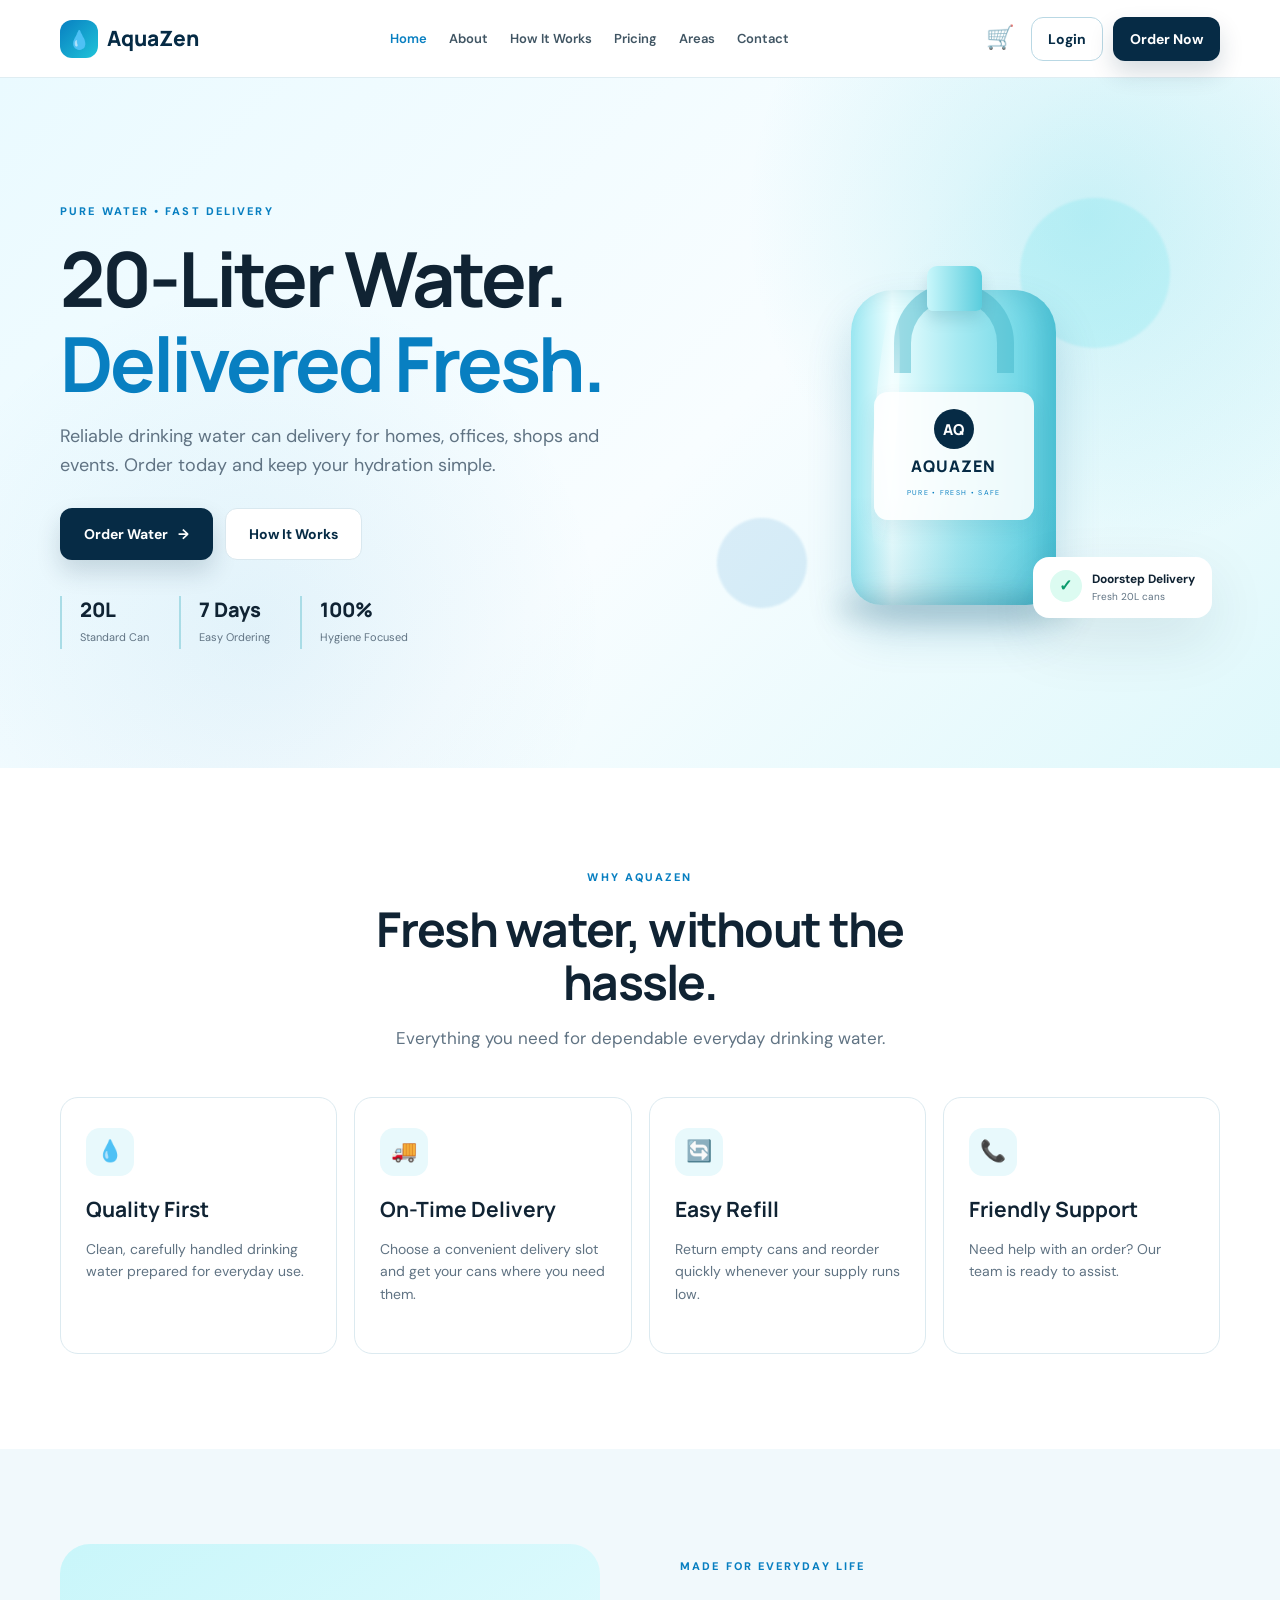
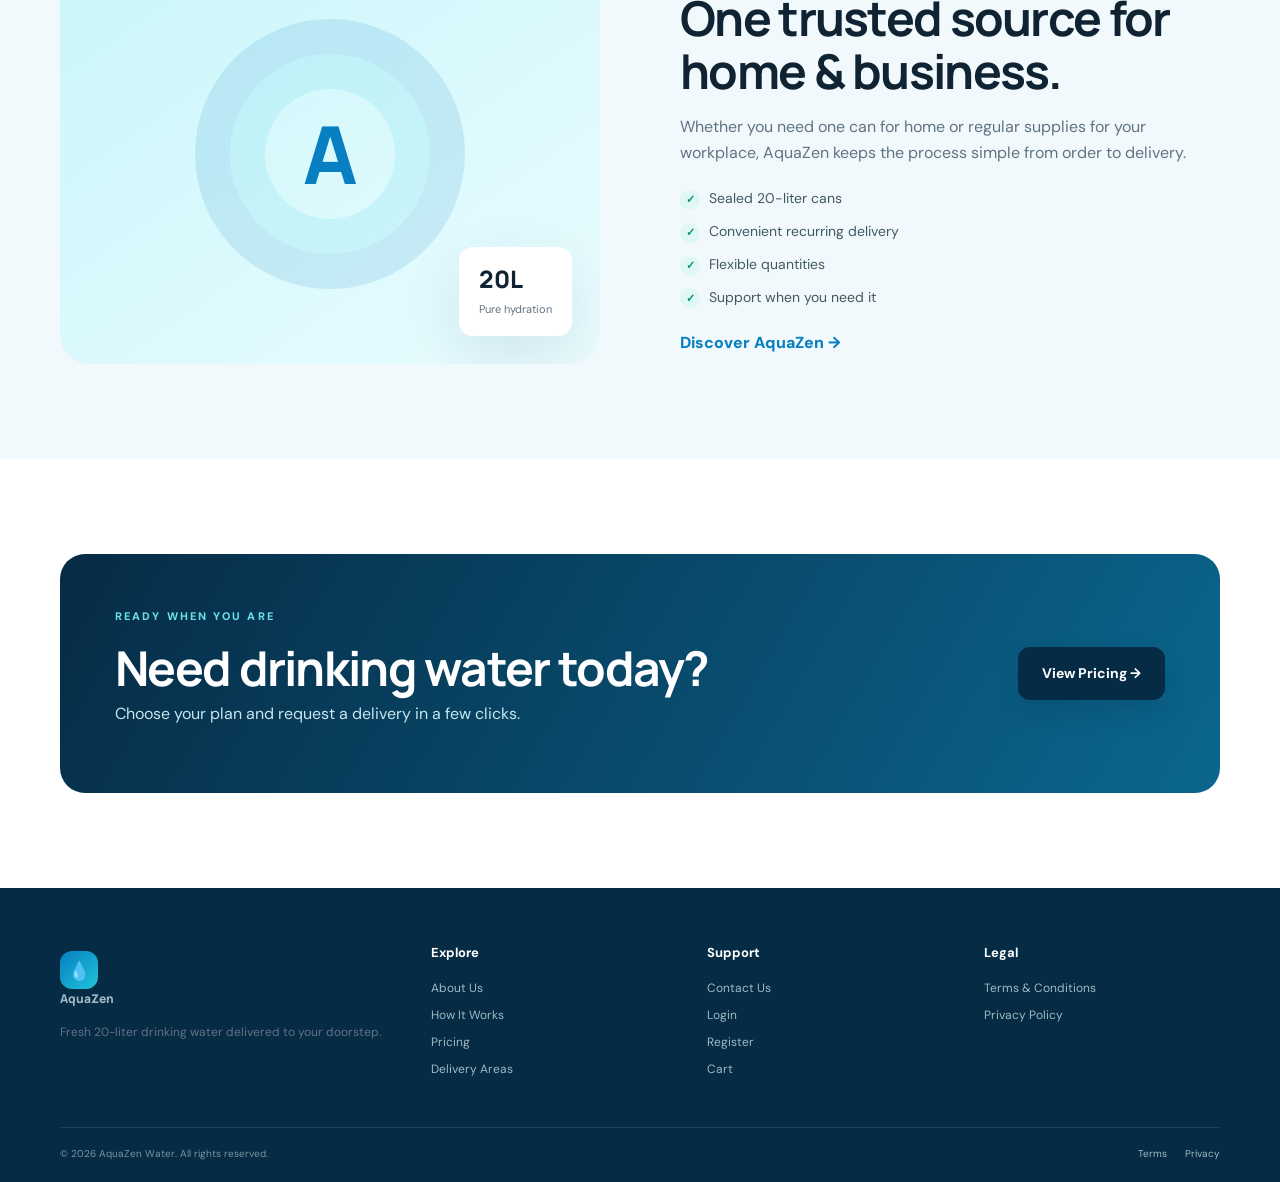
<file: index.html>
<!DOCTYPE html>
<html lang="en">
<head>
  <meta charset="UTF-8"><meta name="viewport" content="width=device-width, initial-scale=1.0">
  <meta name="description" content="AquaZen 20-Liter Drinking Water Can Delivery — pure drinking water delivered to your doorstep.">
  <title>AquaZen | 20L Water Can Delivery</title>
  <link rel="stylesheet" href="style.css">
  <link
    rel="stylesheet"
    href="https://cdnjs.cloudflare.com/ajax/libs/font-awesome/6.5.2/css/all.min.css"
>
</head>
<body>
<div id="site-header"></div>
<main>
  <section class="hero">
    <div class="hero-bg"></div>
    <div class="container hero-grid">
      <div class="hero-copy">
        <span class="eyebrow">PURE WATER • FAST DELIVERY</span>
        <h1>20-Liter Water.<br><span>Delivered Fresh.</span></h1>
        <p class="hero-text">Reliable drinking water can delivery for homes, offices, shops and events. Order today and keep your hydration simple.</p>
        <div class="hero-actions">
          <a class="btn btn-primary" href="pricing.html">Order Water <span>→</span></a>
          <a class="btn btn-light" href="how-it-works.html">How It Works</a>
        </div>
        <div class="trust-row">
          <div><strong>20L</strong><small>Standard Can</small></div>
          <div><strong>7 Days</strong><small>Easy Ordering</small></div>
          <div><strong>100%</strong><small>Hygiene Focused</small></div>
        </div>
      </div>
      <div class="hero-product">
        <div class="water-orb orb-one"></div><div class="water-orb orb-two"></div>
        <div class="can-wrap">
          <div class="can-cap"></div><div class="can-handle"></div>
          <div class="water-can"><div class="can-shine"></div><div class="can-label"><span>AQ</span><b>AQUAZEN</b><small>PURE • FRESH • SAFE</small></div></div>
          <div class="can-shadow"></div>
        </div>
        <div class="delivery-badge"><span>✓</span><div><b>Doorstep Delivery</b><small>Fresh 20L cans</small></div></div>
      </div>
    </div>
  </section>

  <section class="section">
    <div class="container">
      <div class="section-heading center"><span class="eyebrow">WHY AQUAZEN</span><h2>Fresh water, without the hassle.</h2><p>Everything you need for dependable everyday drinking water.</p></div>
      <div class="feature-grid">
        <article class="feature-card"><div class="icon-box">💧</div><h3>Quality First</h3><p>Clean, carefully handled drinking water prepared for everyday use.</p></article>
        <article class="feature-card"><div class="icon-box">🚚</div><h3>On-Time Delivery</h3><p>Choose a convenient delivery slot and get your cans where you need them.</p></article>
        <article class="feature-card"><div class="icon-box">🔄</div><h3>Easy Refill</h3><p>Return empty cans and reorder quickly whenever your supply runs low.</p></article>
        <article class="feature-card"><div class="icon-box">📞</div><h3>Friendly Support</h3><p>Need help with an order? Our team is ready to assist.</p></article>
      </div>
    </div>
  </section>

  <section class="section soft-section">
    <div class="container split">
      <div class="water-art">
        <div class="art-circle"></div><div class="art-drop">A</div>
        <div class="art-card"><strong>20L</strong><span>Pure hydration</span></div>
      </div>
      <div>
        <span class="eyebrow">MADE FOR EVERYDAY LIFE</span><h2>One trusted source for home & business.</h2>
        <p>Whether you need one can for home or regular supplies for your workplace, AquaZen keeps the process simple from order to delivery.</p>
        <ul class="check-list"><li>Sealed 20-liter cans</li><li>Convenient recurring delivery</li><li>Flexible quantities</li><li>Support when you need it</li></ul>
        <a class="text-link" href="about.html">Discover AquaZen →</a>
      </div>
    </div>
  </section>

  <section class="section">
    <div class="container cta">
      <div><span class="eyebrow">READY WHEN YOU ARE</span><h2>Need drinking water today?</h2><p>Choose your plan and request a delivery in a few clicks.</p></div>
      <a class="btn btn-primary" href="pricing.html">View Pricing →</a>
    </div>
  </section>

</main>
<div id="site-footer">
</div>
<script src="script.js"></script>
</body>
</html>
</file>
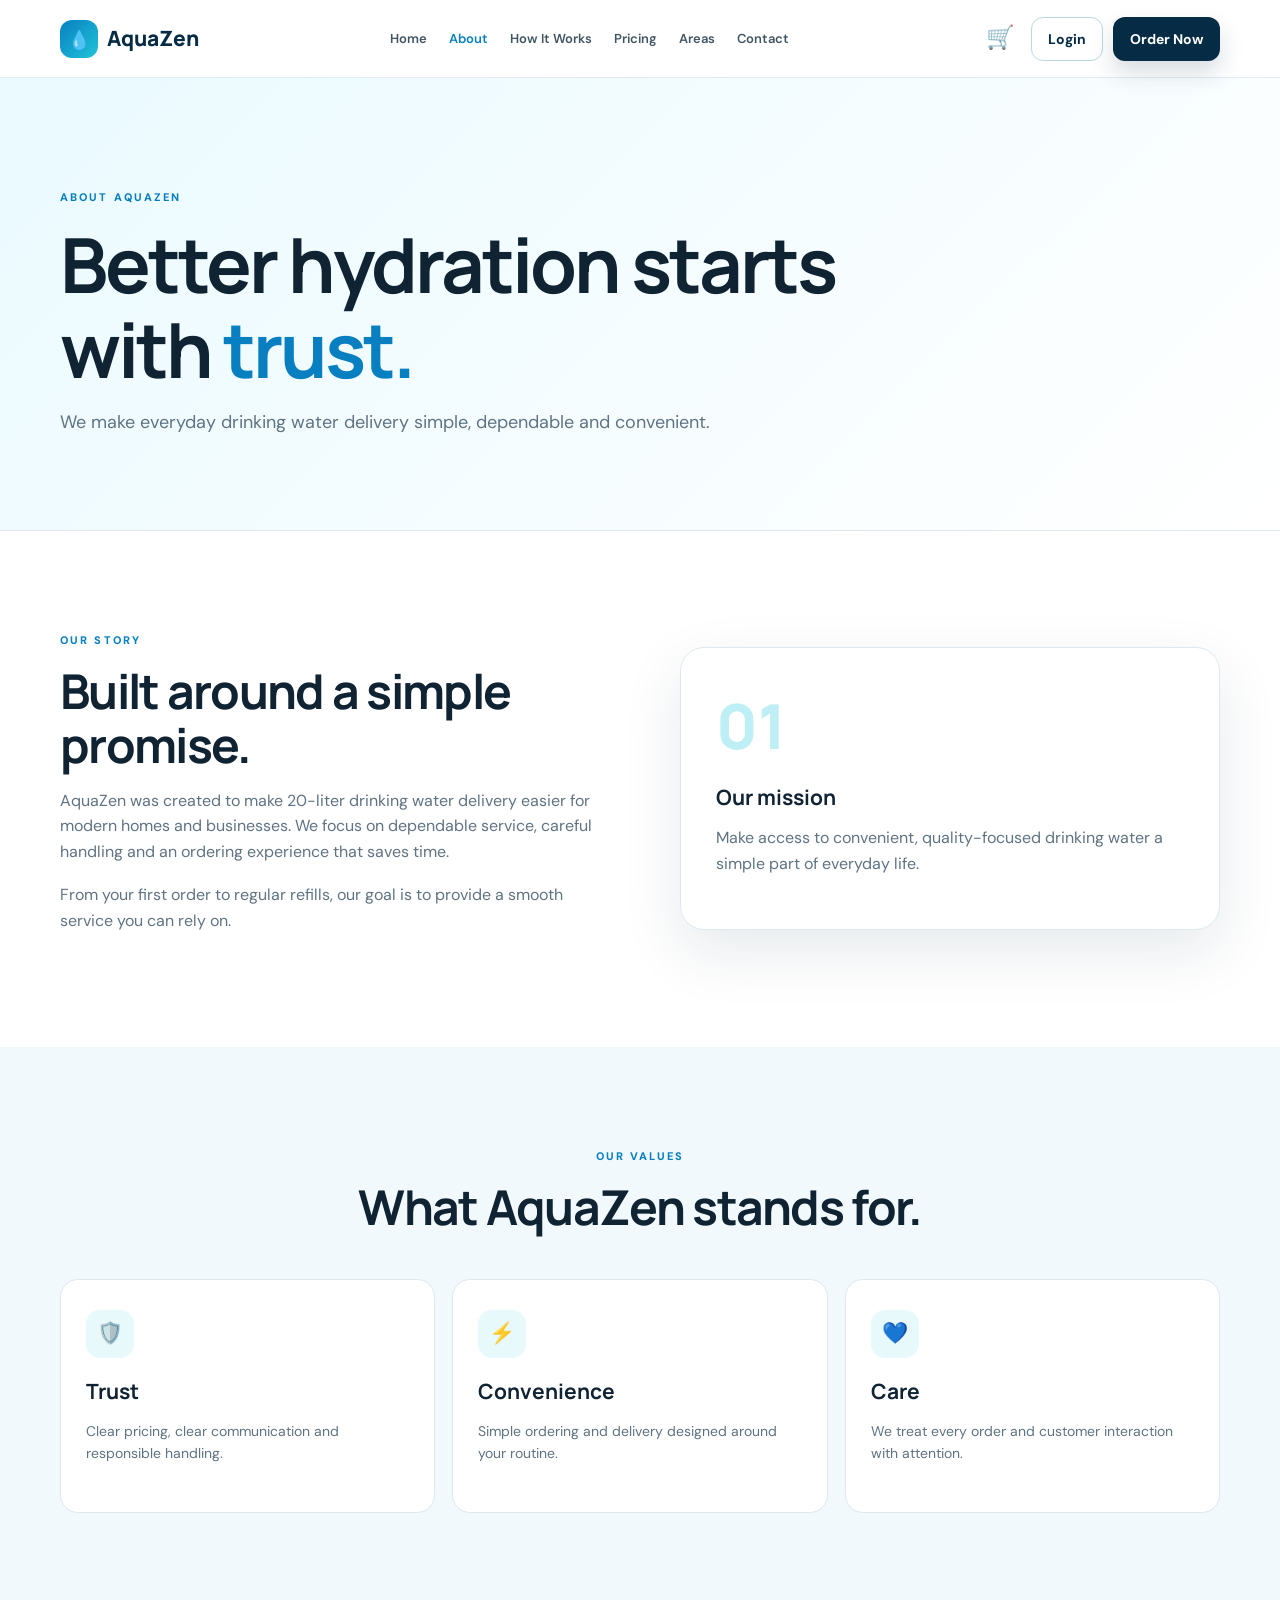
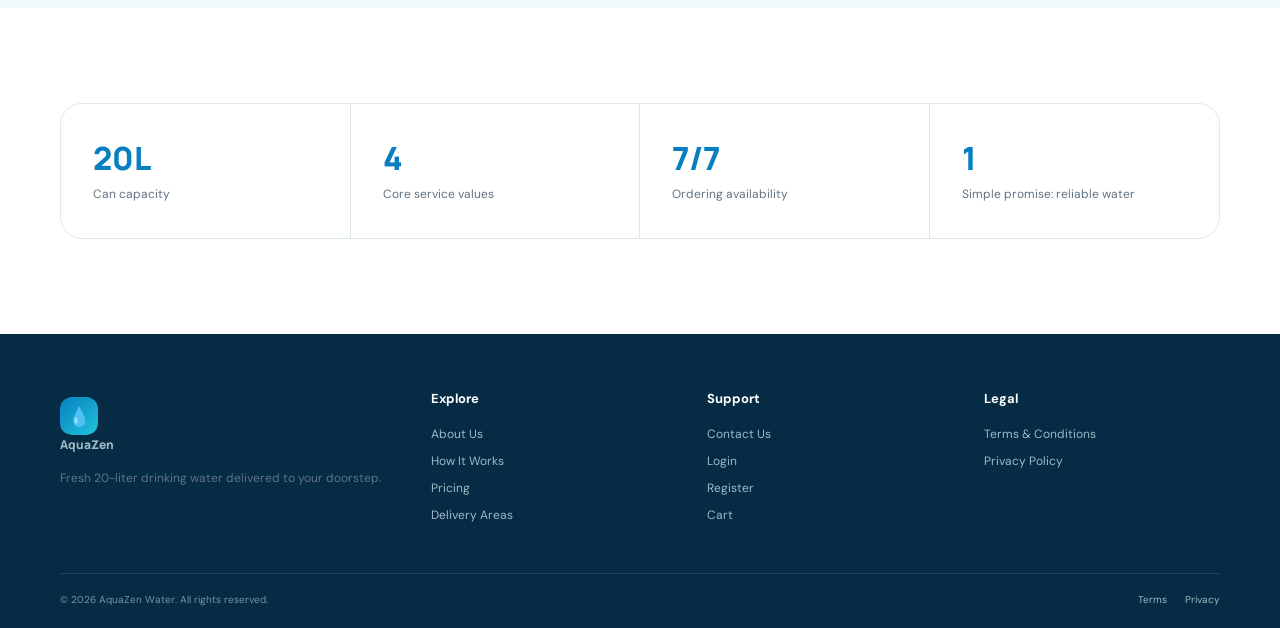
<file: about.html>
<!DOCTYPE html>
<html lang="en"><head><meta charset="UTF-8"><meta name="viewport" content="width=device-width,initial-scale=1.0"><meta name="description" content="Learn about AquaZen and our 20-liter water delivery service."><title>About Us | AquaZen</title><link rel="stylesheet" href="style.css"></head>
<body><div id="site-header"></div>
<main>
<section class="page-hero"><div class="container"><span class="eyebrow">ABOUT AQUAZEN</span><h1>Better hydration starts with <span>trust.</span></h1><p>We make everyday drinking water delivery simple, dependable and convenient.</p></div></section>
<section class="section"><div class="container split"><div><span class="eyebrow">OUR STORY</span><h2>Built around a simple promise.</h2><p>AquaZen was created to make 20-liter drinking water delivery easier for modern homes and businesses. We focus on dependable service, careful handling and an ordering experience that saves time.</p><p>From your first order to regular refills, our goal is to provide a smooth service you can rely on.</p></div><div class="info-panel"><div class="big-number">01</div><h3>Our mission</h3><p>Make access to convenient, quality-focused drinking water a simple part of everyday life.</p></div></div></section>
<section class="section soft-section"><div class="container"><div class="section-heading center"><span class="eyebrow">OUR VALUES</span><h2>What AquaZen stands for.</h2></div><div class="feature-grid three"><article class="feature-card"><div class="icon-box">🛡️</div><h3>Trust</h3><p>Clear pricing, clear communication and responsible handling.</p></article><article class="feature-card"><div class="icon-box">⚡</div><h3>Convenience</h3><p>Simple ordering and delivery designed around your routine.</p></article><article class="feature-card"><div class="icon-box">💙</div><h3>Care</h3><p>We treat every order and customer interaction with attention.</p></article></div></div></section>
<section class="section"><div class="container stats-grid"><div><strong>20L</strong><span>Can capacity</span></div><div><strong>4</strong><span>Core service values</span></div><div><strong>7/7</strong><span>Ordering availability</span></div><div><strong>1</strong><span>Simple promise: reliable water</span></div></div></section>
</main><div id="site-footer"></div><script src="script.js"></script></body></html>
</file>
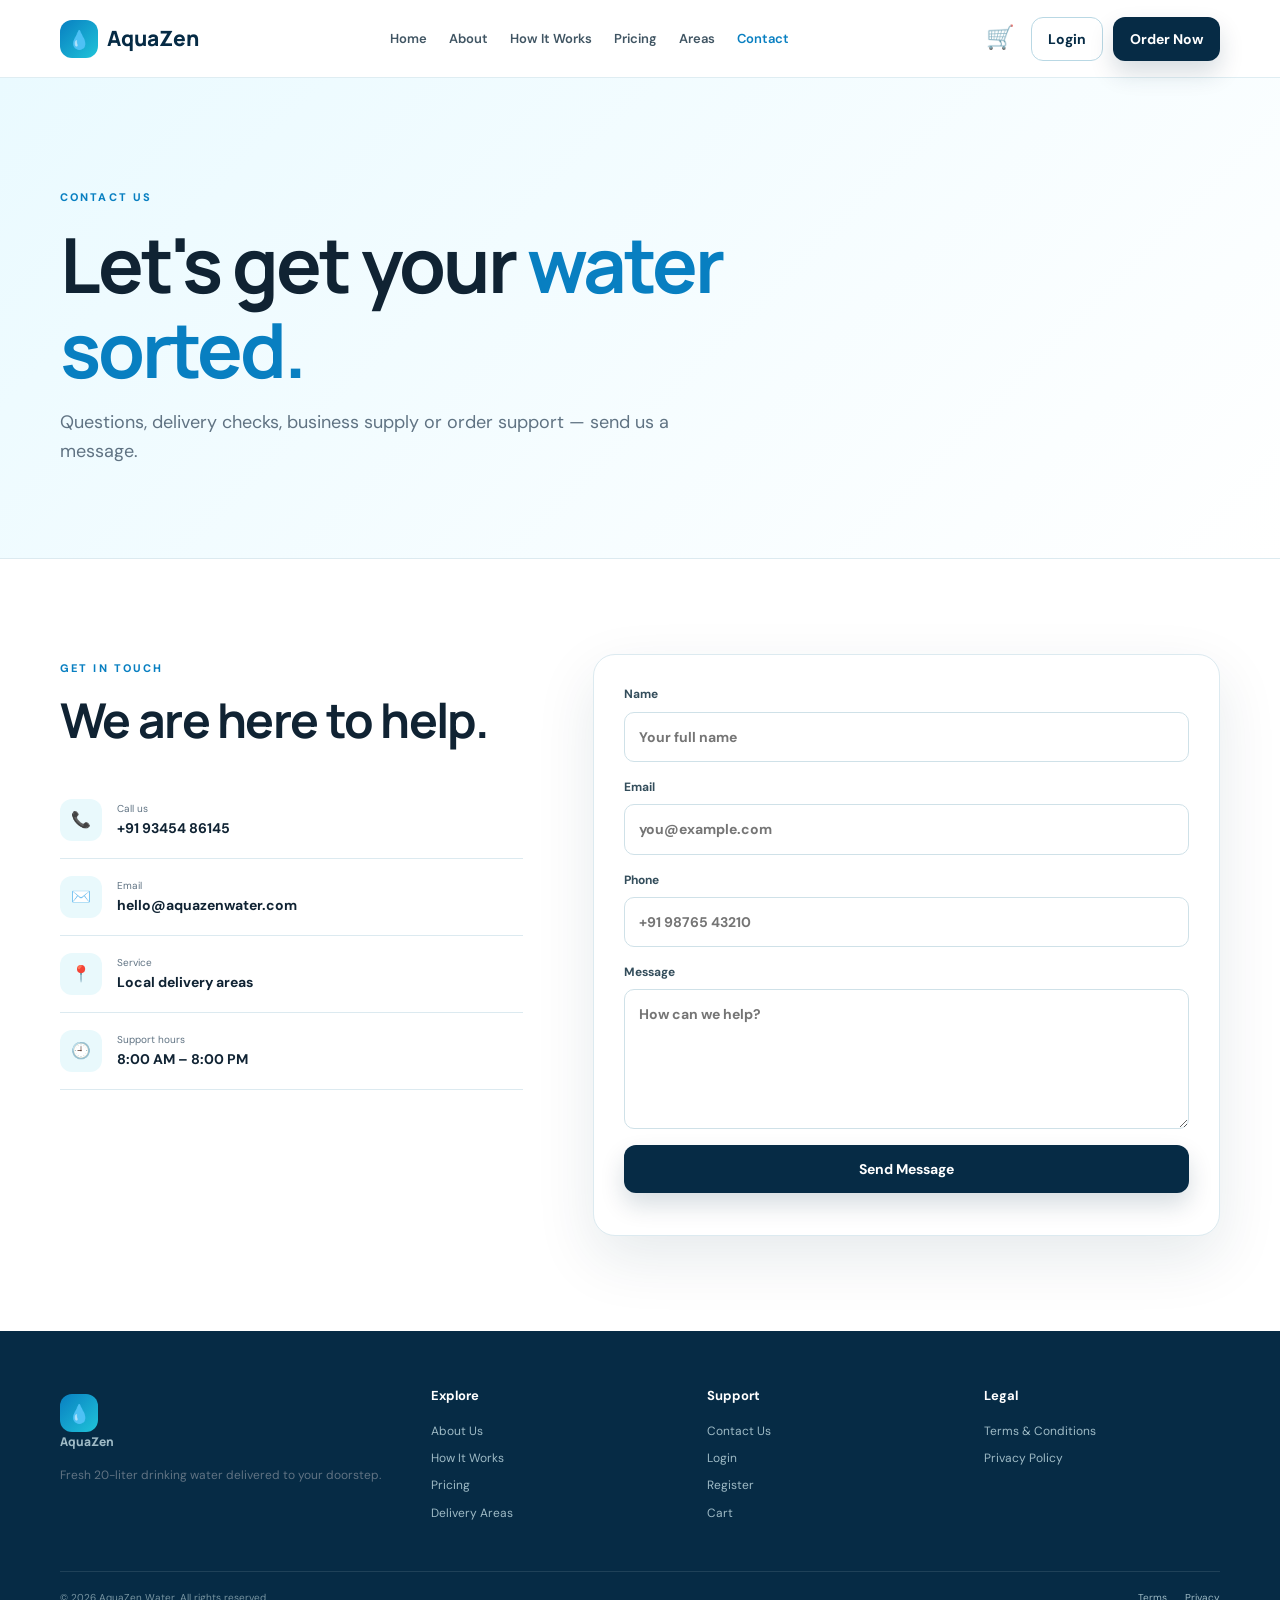
<file: contact.html>
<!DOCTYPE html>
<html lang="en">

<head>

    <meta charset="UTF-8">

    <meta
        name="viewport"
        content="width=device-width, initial-scale=1.0"
    >

    <meta
        name="description"
        content="Contact AquaZen water delivery."
    >

    <title>Contact Us | AquaZen</title>

    <link rel="stylesheet" href="style.css">

</head>


<body>

    <div id="site-header"></div>


    <main>

        <!-- PAGE HERO -->

        <section class="page-hero">

            <div class="container">

                <span class="eyebrow">
                    CONTACT US
                </span>

                <h1>
                    Let's get your
                    <span>water sorted.</span>
                </h1>

                <p>
                    Questions, delivery checks, business supply
                    or order support — send us a message.
                </p>

            </div>

        </section>


        <!-- CONTACT SECTION -->

        <section class="section">

            <div class="container contact-grid">


                <!-- CONTACT DETAILS -->

                <div>

                    <span class="eyebrow">
                        GET IN TOUCH
                    </span>

                    <h2>
                        We are here to help.
                    </h2>


                    <div class="contact-items">


                        <!-- PHONE -->

                        <div>

                            <span>
                                📞
                            </span>

                            <div>

                                <small>
                                    Call us
                                </small>

                                <b>
                                    +91 93454 86145
                                </b>

                            </div>

                        </div>


                        <!-- EMAIL -->

                        <div>

                            <span>
                                ✉️
                            </span>

                            <div>

                                <small>
                                    Email
                                </small>

                                <b>
                                    hello@aquazenwater.com
                                </b>

                            </div>

                        </div>


                        <!-- SERVICE -->

                        <div>

                            <span>
                                📍
                            </span>

                            <div>

                                <small>
                                    Service
                                </small>

                                <b>
                                    Local delivery areas
                                </b>

                            </div>

                        </div>


                        <!-- SUPPORT HOURS -->

                        <div>

                            <span>
                                🕘
                            </span>

                            <div>

                                <small>
                                    Support hours
                                </small>

                                <b>
                                    8:00 AM – 8:00 PM
                                </b>

                            </div>

                        </div>


                    </div>

                </div>



                <!-- CONTACT FORM -->

                <form
                    class="form-card"
                    data-form="contact"
                >

                    <label>

                        Name

                        <input
                            required
                            type="text"
                            name="name"
                            placeholder="Your full name"
                        >

                    </label>


                    <label>

                        Email

                        <input
                            required
                            type="email"
                            name="email"
                            placeholder="you@example.com"
                        >

                    </label>


                    <label>

                        Phone

                        <input
                            required
                            type="tel"
                            name="phone"
                            placeholder="+91 98765 43210"
                        >

                    </label>


                    <label>

                        Message

                        <textarea
                            required
                            name="message"
                            rows="5"
                            placeholder="How can we help?"
                        ></textarea>

                    </label>


                    <button
                        class="btn btn-primary full"
                        type="submit"
                    >
                        Send Message
                    </button>


                    <div
                        class="form-message"
                        aria-live="polite"
                    ></div>

                </form>


            </div>

        </section>


    </main>


    <div id="site-footer"></div>


    <script src="script.js"></script>

</body>

</html>
</file>
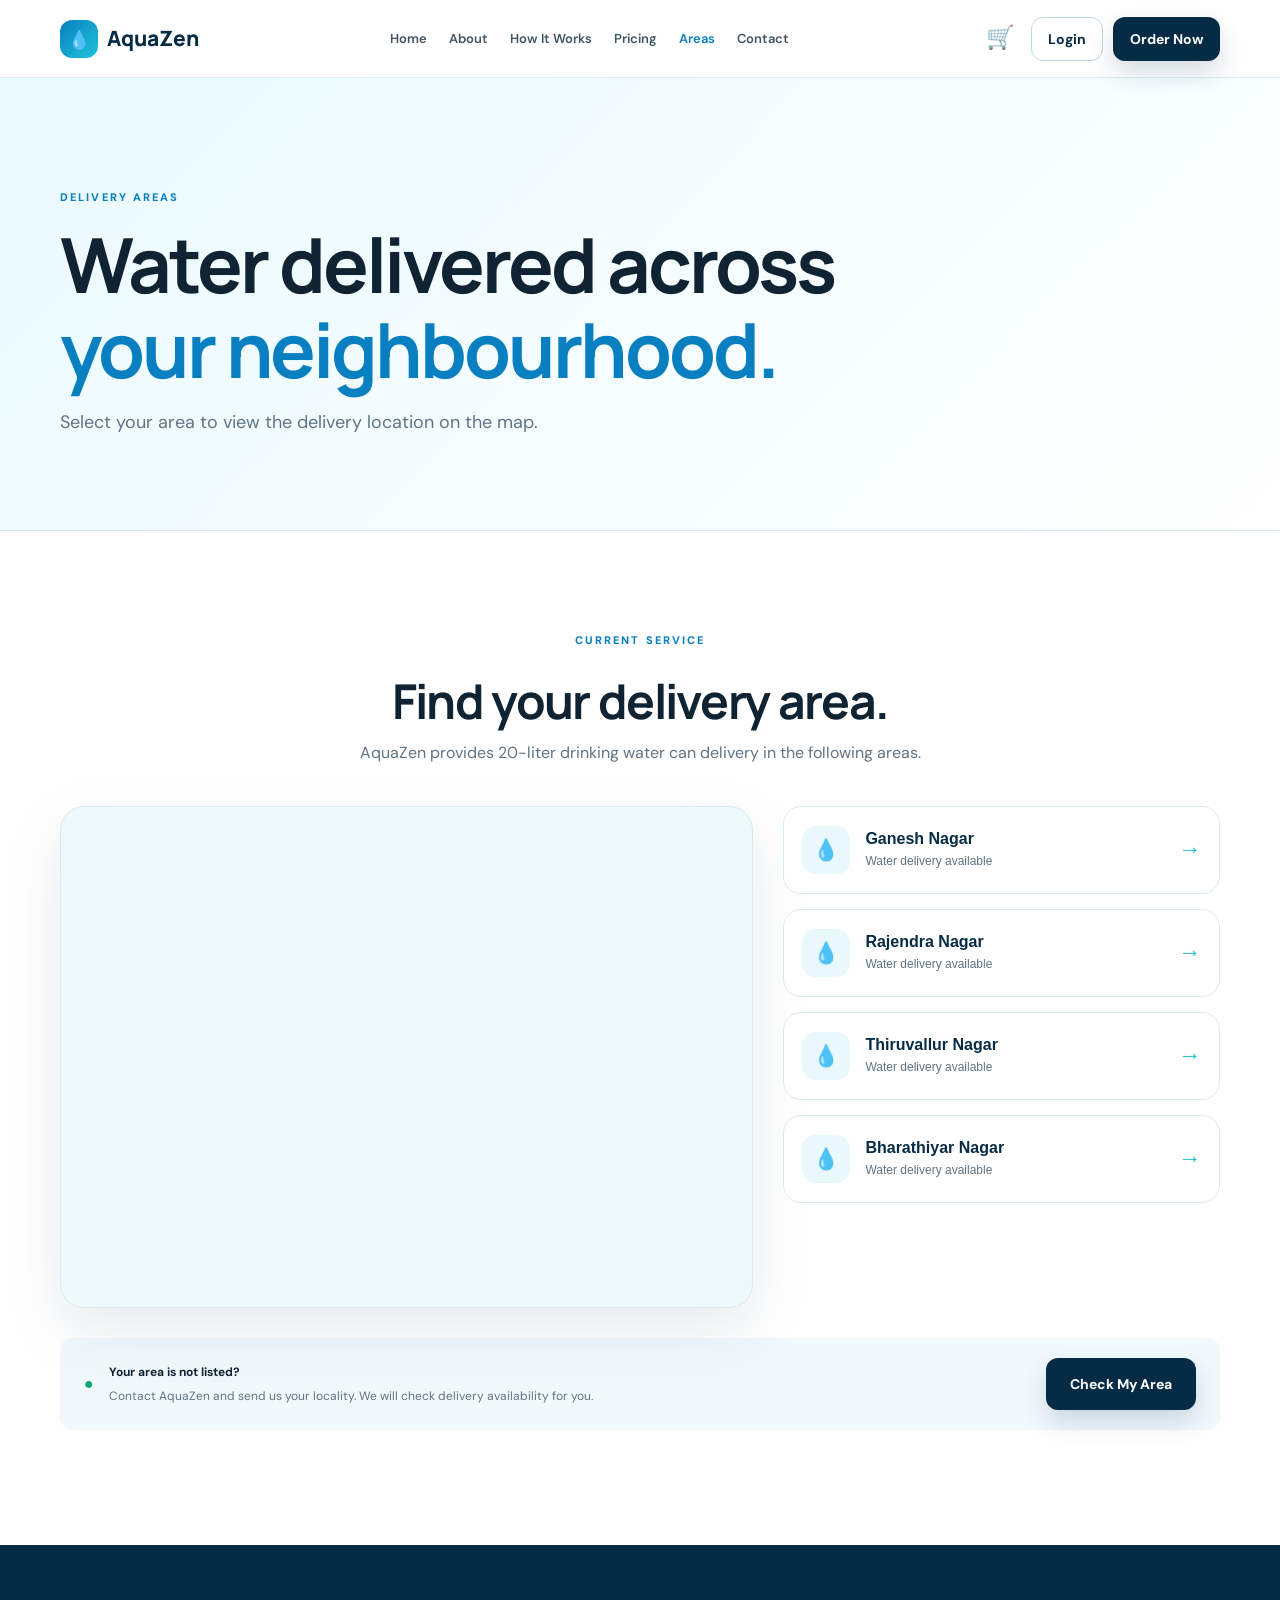
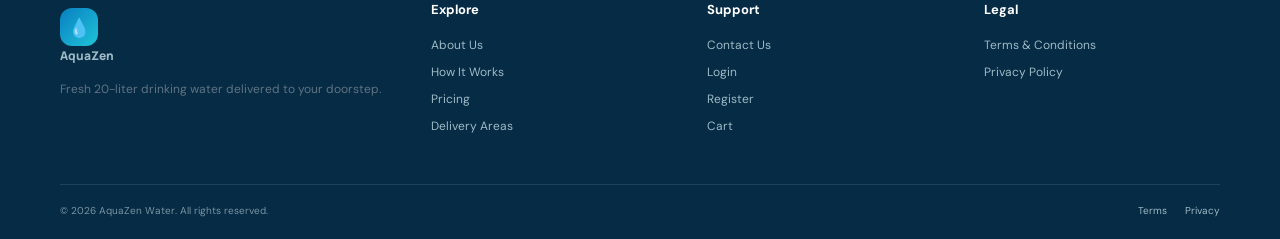
<file: delivery-areas.html>
<!DOCTYPE html>
<html lang="en">

<head>

    <meta charset="UTF-8">

    <meta
        name="viewport"
        content="width=device-width, initial-scale=1.0"
    >

    <meta
        name="description"
        content="AquaZen 20-liter water can delivery areas."
    >

    <title>Delivery Areas | AquaZen</title>

    <link rel="stylesheet" href="style.css">

</head>


<body>

    <!-- HEADER -->

    <div id="site-header"></div>


    <main>


        <!-- =========================
             PAGE HERO
        ========================== -->

        <section class="page-hero">

            <div class="container">

                <span class="eyebrow">
                    DELIVERY AREAS
                </span>

                <h1>
                    Water delivered across
                    <span>your neighbourhood.</span>
                </h1>

                <p>
                    Select your area to view the delivery
                    location on the map.
                </p>

            </div>

        </section>



        <!-- =========================
             DELIVERY AREA SECTION
        ========================== -->

        <section class="section">

            <div class="container">


                <!-- HEADING -->

                <div class="area-heading">

                    <span class="eyebrow">
                        CURRENT SERVICE
                    </span>

                    <h2>
                        Find your
                        <span>delivery area.</span>
                    </h2>

                    <p>
                        AquaZen provides 20-liter drinking
                        water can delivery in the following
                        areas.
                    </p>

                </div>



                <!-- MAP + AREAS -->

                <div class="delivery-area-layout">


                    <!-- =====================
                         LEFT SIDE - MAP
                    ====================== -->

                    <div class="delivery-map">

                        <iframe
                            id="areaMap"
                            src="https://www.google.com/maps?q=2%2F824%2C%20Old%20Ganesh%20Nagar%206th%20Street%2C%20Vettuvankeni%2C%20Chennai%20600%20115&output=embed"
                            width="100%"
                            height="500"
                            style="border:0;"
                            allowfullscreen=""
                            loading="lazy"
                            referrerpolicy="no-referrer-when-downgrade">
                        </iframe>

                    </div>



                    <!-- =====================
                         RIGHT SIDE - AREAS
                    ====================== -->

                    <div class="area-selection">


                        <!-- GANESH NAGAR -->

                        <button
                            type="button"
                            class="area-card"
                            onclick="changeArea(
                                '2/824 Old Ganesh Nagar 6th Street Vettuvankeni Chennai 600115',
                                this
                            )"
                        >

                            <div class="area-icon">
                                💧
                            </div>

                            <div class="area-info">

                                <strong>
                                    Ganesh Nagar
                                </strong>

                                <span>
                                    Water delivery available
                                </span>

                            </div>

                            <div class="area-arrow">
                                →
                            </div>

                        </button>



                        <!-- RAJENDRA NAGAR -->

                        <button
                            type="button"
                            class="area-card"
                            onclick="changeArea(
                                'Rajendra Nagar Chennai',
                                this
                            )"
                        >

                            <div class="area-icon">
                                💧
                            </div>

                            <div class="area-info">

                                <strong>
                                    Rajendra Nagar
                                </strong>

                                <span>
                                    Water delivery available
                                </span>

                            </div>

                            <div class="area-arrow">
                                →
                            </div>

                        </button>



                        <!-- THIRUVALLUR NAGAR -->

                        <button
                            type="button"
                            class="area-card"
                            onclick="changeArea(
                                'Thiruvallur Nagar Chennai',
                                this
                            )"
                        >

                            <div class="area-icon">
                                💧
                            </div>

                            <div class="area-info">

                                <strong>
                                    Thiruvallur Nagar
                                </strong>

                                <span>
                                    Water delivery available
                                </span>

                            </div>

                            <div class="area-arrow">
                                →
                            </div>

                        </button>



                        <!-- BHARATHIYAR NAGAR -->

                        <button
                            type="button"
                            class="area-card"
                            onclick="changeArea(
                                'Bharathiyar Nagar Chennai',
                                this
                            )"
                        >

                            <div class="area-icon">
                                💧
                            </div>

                            <div class="area-info">

                                <strong>
                                    Bharathiyar Nagar
                                </strong>

                                <span>
                                    Water delivery available
                                </span>

                            </div>

                            <div class="area-arrow">
                                →
                            </div>

                        </button>


                    </div>

                </div>



                <!-- =========================
                     BOTTOM INFORMATION
                ========================== -->

                <div class="availability area-availability">

                    <span>
                        ●
                    </span>

                    <div>

                        <b>
                            Your area is not listed?
                        </b>

                        <small>
                            Contact AquaZen and send us your
                            locality. We will check delivery
                            availability for you.
                        </small>

                    </div>

                    <a
                        class="btn btn-primary"
                        href="contact.html"
                    >
                        Check My Area
                    </a>

                </div>


            </div>

        </section>


    </main>



    <!-- FOOTER -->

    <div id="site-footer"></div>



    <!-- MAIN SCRIPT -->

    <script src="script.js"></script>



    <!-- =========================
         DELIVERY AREA SCRIPT
    ========================== -->

    <script>

        function changeArea(area, selectedCard) {


            /* =====================
               CHANGE GOOGLE MAP
            ===================== */

            const map =
                document.getElementById("areaMap");


            map.src =
                "https://www.google.com/maps?q="
                + encodeURIComponent(area)
                + "&output=embed";



            /* =====================
               REMOVE ACTIVE
               FROM ALL CARDS
            ===================== */

            document
                .querySelectorAll(".area-card")
                .forEach(card => {

                    card.classList.remove("active");

                });



            /* =====================
               ADD ACTIVE ONLY
               TO CLICKED CARD
            ===================== */

            selectedCard.classList.add("active");

        }

    </script>


</body>

</html>
</file>
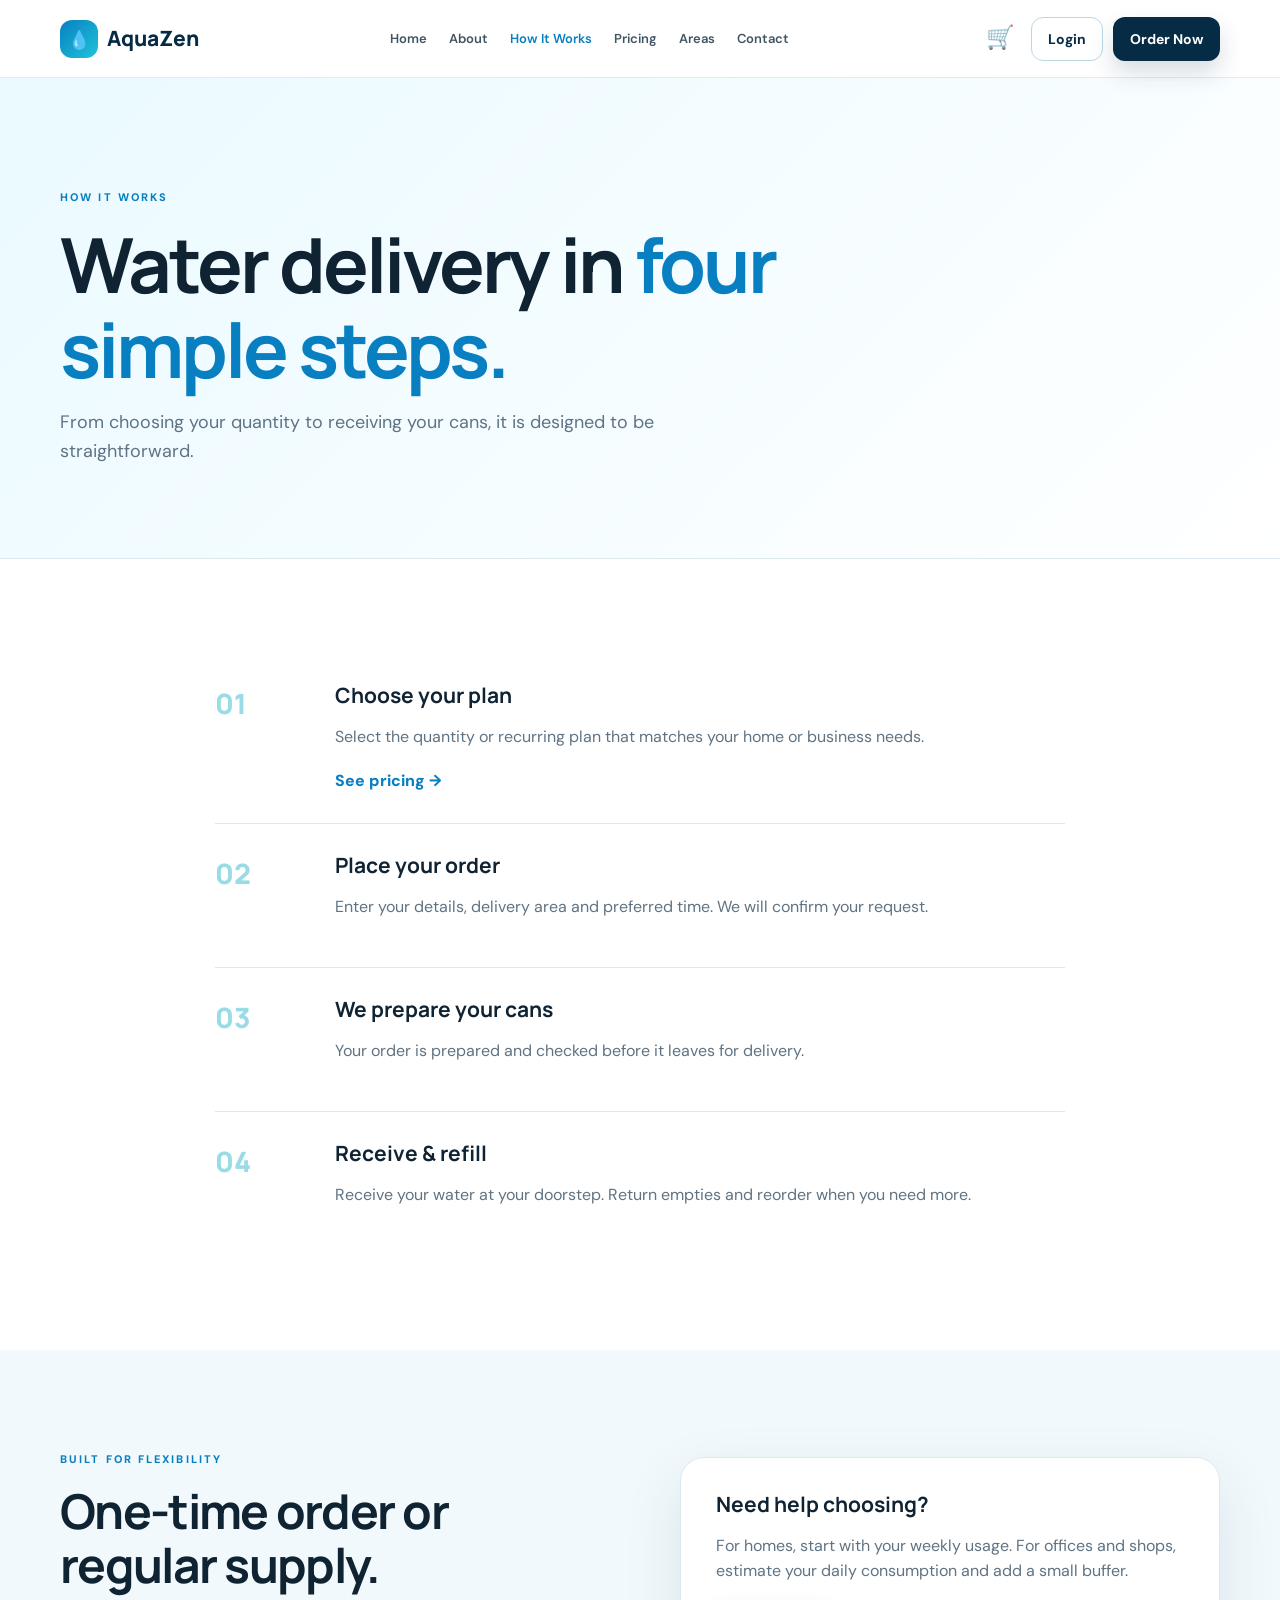
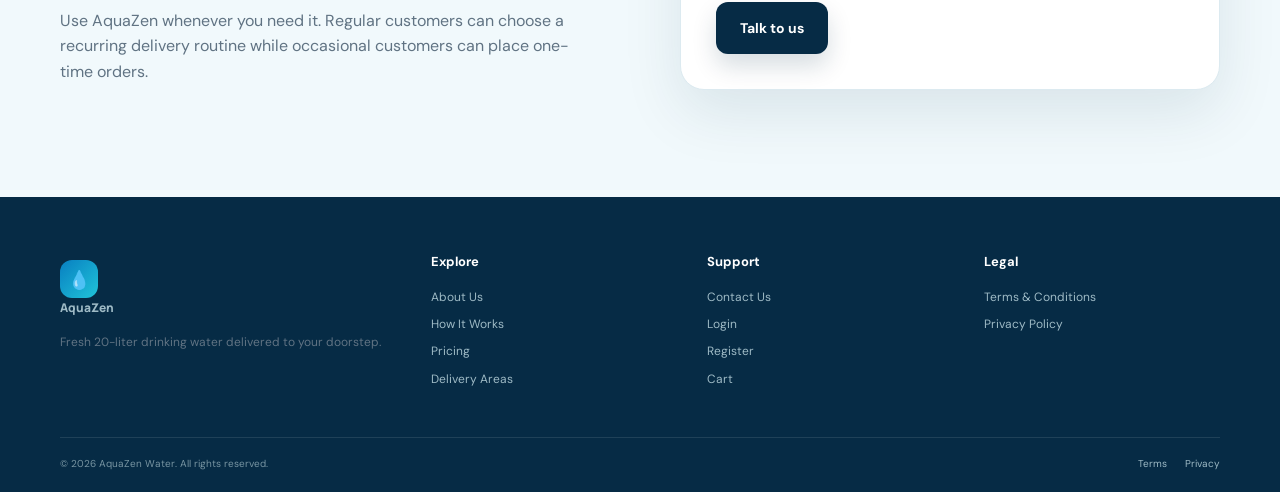
<file: how-it-works.html>
<!DOCTYPE html>
<html lang="en"><head><meta charset="UTF-8"><meta name="viewport" content="width=device-width,initial-scale=1.0"><meta name="description" content="How AquaZen 20-liter water can delivery works."><title>How It Works | AquaZen</title><link rel="stylesheet" href="style.css"></head>
<body><div id="site-header"></div><main>
<section class="page-hero"><div class="container"><span class="eyebrow">HOW IT WORKS</span><h1>Water delivery in <span>four simple steps.</span></h1><p>From choosing your quantity to receiving your cans, it is designed to be straightforward.</p></div></section>
<section class="section"><div class="container steps">
<article class="step"><div class="step-no">01</div><div><h3>Choose your plan</h3><p>Select the quantity or recurring plan that matches your home or business needs.</p><a href="pricing.html" class="text-link">See pricing →</a></div></article>
<article class="step"><div class="step-no">02</div><div><h3>Place your order</h3><p>Enter your details, delivery area and preferred time. We will confirm your request.</p></div></article>
<article class="step"><div class="step-no">03</div><div><h3>We prepare your cans</h3><p>Your order is prepared and checked before it leaves for delivery.</p></div></article>
<article class="step"><div class="step-no">04</div><div><h3>Receive & refill</h3><p>Receive your water at your doorstep. Return empties and reorder when you need more.</p></div></article>
</div></section>
<section class="section soft-section"><div class="container split"><div><span class="eyebrow">BUILT FOR FLEXIBILITY</span><h2>One-time order or regular supply.</h2><p>Use AquaZen whenever you need it. Regular customers can choose a recurring delivery routine while occasional customers can place one-time orders.</p></div><div class="info-panel"><h3>Need help choosing?</h3><p>For homes, start with your weekly usage. For offices and shops, estimate your daily consumption and add a small buffer.</p><a class="btn btn-primary" href="contact.html">Talk to us</a></div></div></section>
</main><div id="site-footer"></div><script src="script.js"></script></body></html>
</file>
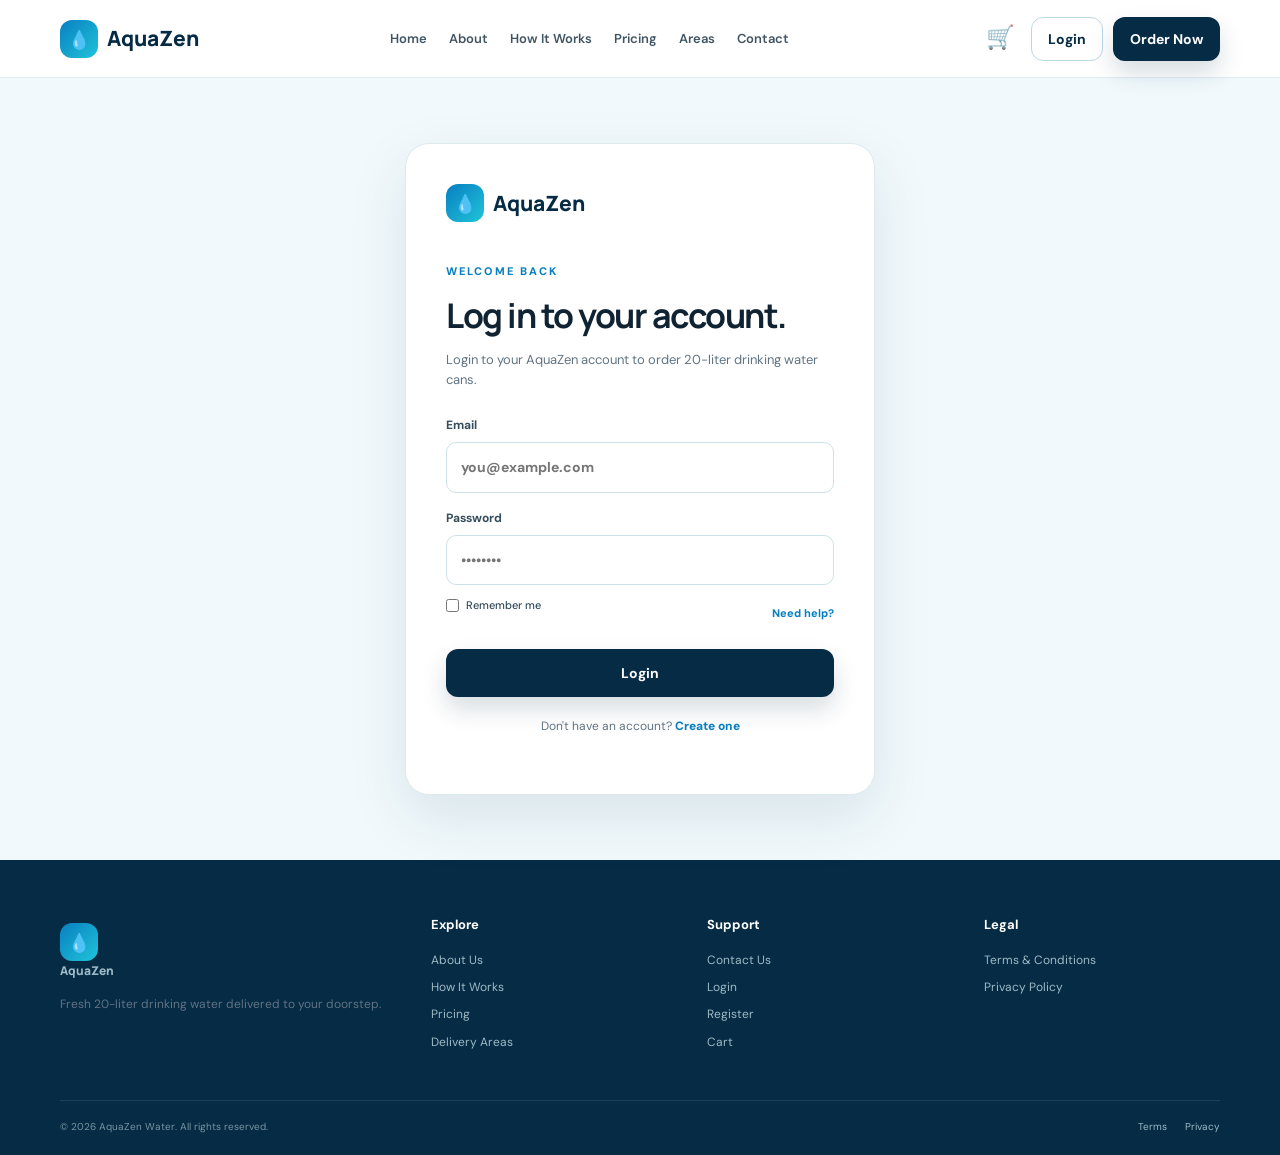
<file: login.html>
<!-- <!DOCTYPE html>
<html lang="en"><head><meta charset="UTF-8"><meta name="viewport" content="width=device-width,initial-scale=1.0"><title>Login | AquaZen</title><link rel="stylesheet" href="style.css"></head>
<body class="auth-body"><div id="site-header"></div><main class="auth-main"><div class="auth-card"><a class="auth-logo" href="index.html"><span>💧</span> AquaZen</a><span class="eyebrow">WELCOME BACK</span><h1>Log in to your account.</h1><p>Manage orders and keep your delivery details ready.</p><form class="auth-form" data-form="login"><label>Email<input required type="email" name="email" placeholder="you@example.com"></label><label>Password<input required type="password" name="password" placeholder="••••••••"></label><div class="auth-row"><label class="check"><input type="checkbox"> Remember me</label><a href="contact.html">Need help?</a></div><button class="btn btn-primary full" type="submit">Login</button><div class="form-message" aria-live="polite"></div></form><p class="auth-bottom">Don't have an account? <a href="register.html">Create one</a></p></div></main><div id="site-footer"></div><script src="script.js"></script></body></html> -->


<!DOCTYPE html>
<html lang="en">

<head>
    <meta charset="UTF-8">
    <meta name="viewport" content="width=device-width, initial-scale=1.0">

    <title>Login | AquaZen</title>

    <link rel="stylesheet" href="style.css">
</head>

<body class="auth-body">

    <div id="site-header"></div>

    <main class="auth-main">

        <div class="auth-card">

            <a class="auth-logo" href="index.html">
                <span>💧</span> AquaZen
            </a>

            <span class="eyebrow">WELCOME BACK</span>

            <h1>Log in to your account.</h1>

            <p>
                Login to your AquaZen account to order
                20-liter drinking water cans.
            </p>


            <form class="auth-form" data-form="login">

                <label>
                    Email

                    <input
                        required
                        type="email"
                        name="email"
                        placeholder="you@example.com"
                    >
                </label>


                <label>
                    Password

                    <input
                        required
                        type="password"
                        name="password"
                        placeholder="••••••••"
                    >
                </label>


                <div class="auth-row">

                    <label class="check">
                        <input type="checkbox">
                        Remember me
                    </label>

                    <a href="contact.html">
                        Need help?
                    </a>

                </div>


                <button
                    class="btn btn-primary full"
                    type="submit"
                >
                    Login
                </button>


                <div
                    class="form-message"
                    aria-live="polite"
                ></div>

            </form>


            <p class="auth-bottom">
                Don't have an account?

                <a href="register.html">
                    Create one
                </a>
            </p>

        </div>

    </main>


    <div id="site-footer"></div>


    <script src="script.js"></script>

</body>

</html>
</file>
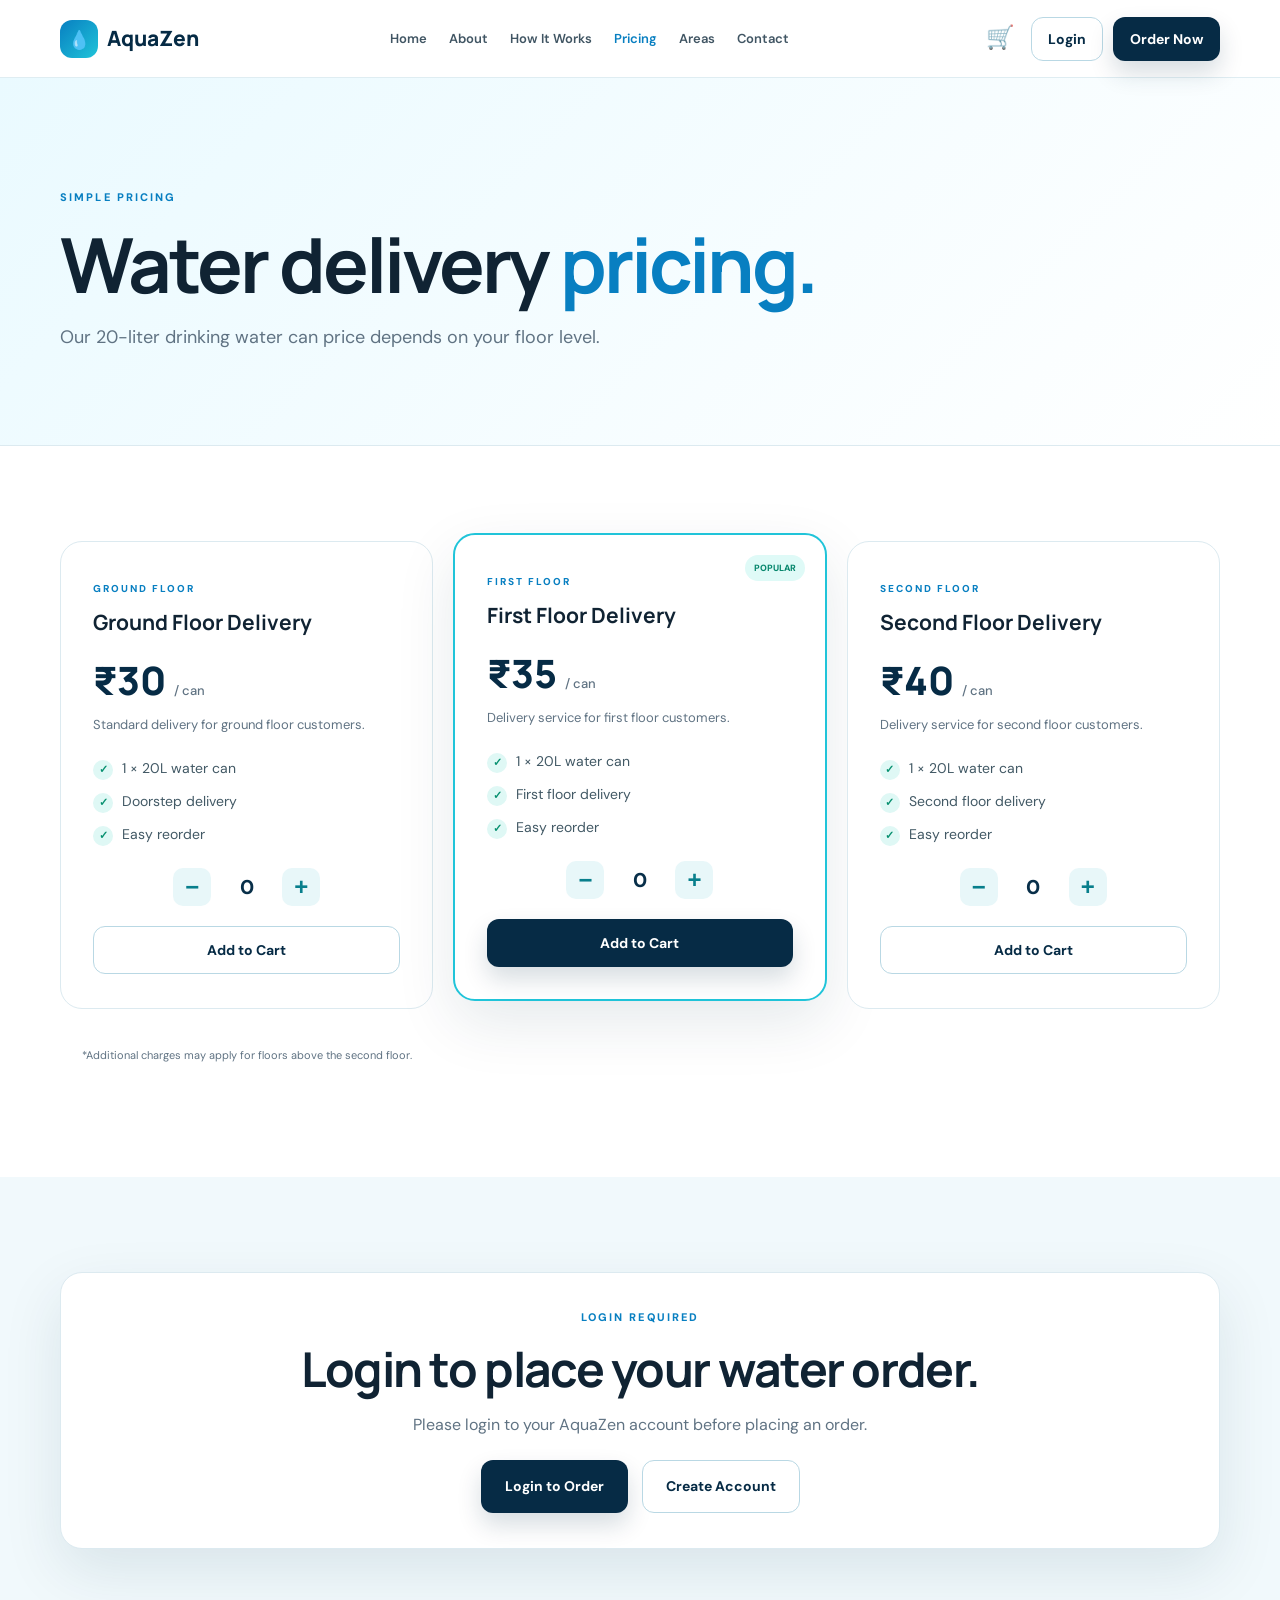
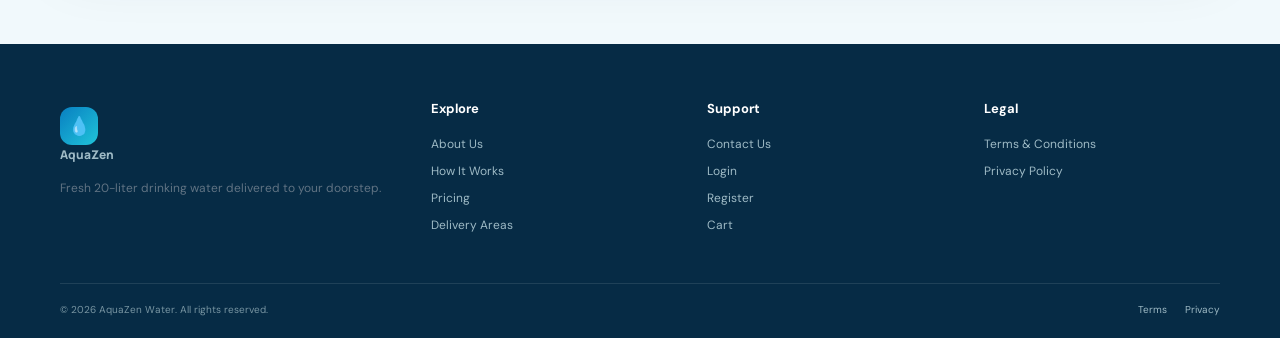
<file: pricing.html>
<!DOCTYPE html>
<html lang="en">

<head>
    <meta charset="UTF-8">
    <meta name="viewport" content="width=device-width, initial-scale=1.0">

    <meta
        name="description"
        content="AquaZen 20-liter water can delivery pricing."
    >

    <title>Pricing | AquaZen</title>

    <link rel="stylesheet" href="style.css">
</head>

<body>

    <!-- HEADER -->
    <div id="site-header"></div>

    <main>

        <!-- PAGE HERO -->
        <section class="page-hero">

            <div class="container">

                <span class="eyebrow">
                    SIMPLE PRICING
                </span>

                <h1>
                    Water delivery
                    <span>pricing.</span>
                </h1>

                <p>
                    Our 20-liter drinking water can price
                    depends on your floor level.
                </p>

            </div>

        </section>


        <!-- PRICING -->
        <section class="section">

            <div class="container">

                <div class="pricing-grid">

                    <!-- GROUND FLOOR -->

                
<article class="price-card">

    <span class="plan-tag">
        GROUND FLOOR
    </span>

    <h3>
        Ground Floor Delivery
    </h3>

    <div class="price">
        ₹30
        <small>/ can</small>
    </div>

    <p>
        Standard delivery for
        ground floor customers.
    </p>

    <ul class="check-list">
        <li>1 × 20L water can</li>
        <li>Doorstep delivery</li>
        <li>Easy reorder</li>
    </ul>

    <!-- QUANTITY -->
    <div class="cart-quantity">
        <button
            type="button"
            class="quantity-btn minus"
            onclick="changeQuantity('groundQty', -1)"
        >
            −
        </button>

        <span id="groundQty">0</span>

        <button
            type="button"
            class="quantity-btn plus"
            onclick="changeQuantity('groundQty', 1)"
        >
            +
        </button>
    </div>

    <button
        type="button"
        class="btn btn-outline full"
        onclick="addToCart('Ground Floor', 30, 'groundQty')"
    >
        Add to Cart
    </button>

</article>


<!-- FIRST FLOOR -->
<article class="price-card featured">

    <span class="popular">
        POPULAR
    </span>

    <span class="plan-tag">
        FIRST FLOOR
    </span>

    <h3>
        First Floor Delivery
    </h3>

    <div class="price">
        ₹35
        <small>/ can</small>
    </div>

    <p>
        Delivery service for
        first floor customers.
    </p>

    <ul class="check-list">
        <li>1 × 20L water can</li>
        <li>First floor delivery</li>
        <li>Easy reorder</li>
    </ul>

    <!-- QUANTITY -->
    <div class="cart-quantity">
        <button
            type="button"
            class="quantity-btn minus"
            onclick="changeQuantity('firstQty', -1)"
        >
            −
        </button>

        <span id="firstQty">0</span>

        <button
            type="button"
            class="quantity-btn plus"
            onclick="changeQuantity('firstQty', 1)"
        >
            +
        </button>
    </div>

    <button
        type="button"
        class="btn btn-primary full"
        onclick="addToCart('First Floor', 35, 'firstQty')"
    >
        Add to Cart
    </button>

</article>


<!-- SECOND FLOOR -->
<article class="price-card">

    <span class="plan-tag">
        SECOND FLOOR
    </span>

    <h3>
        Second Floor Delivery
    </h3>

    <div class="price">
        ₹40
        <small>/ can</small>
    </div>

    <p>
        Delivery service for
        second floor customers.
    </p>

    <ul class="check-list">
        <li>1 × 20L water can</li>
        <li>Second floor delivery</li>
        <li>Easy reorder</li>
    </ul>

    <!-- QUANTITY -->
    <div class="cart-quantity">
        <button
            type="button"
            class="quantity-btn minus"
            onclick="changeQuantity('secondQty', -1)"
        >
            −
        </button>

        <span id="secondQty">0</span>

        <button
            type="button"
            class="quantity-btn plus"
            onclick="changeQuantity('secondQty', 1)"
        >
            +
        </button>
    </div>

    <button
        type="button"
        class="btn btn-outline full"
        onclick="addToCart('Second Floor', 40, 'secondQty')"
    >
        Add to Cart
    </button>

</article>


                     

                <p class="pricing-note">
                    *Additional charges may apply for
                    floors above the second floor.
                </p>

            </div>

        </section>


        <!-- ORDER SECTION -->
        <section
            id="order"
            class="section soft-section"
        >

            <div class="container form-layout">

                <div>

                    <span class="eyebrow">
                        PLACE AN ORDER
                    </span>

                    <h2>
                        Request your
                        <span>water delivery.</span>
                    </h2>

                    <p>
                        Select the number of cans and
                        your floor level to calculate
                        the delivery price.
                    </p>

                </div>


                <!-- ORDER FORM -->
                <form
                    class="form-card"
                    id="orderForm"
                >

                    <!-- NAME -->
                    <label>
                        Full Name

                        <input
                            required
                            type="text"
                            name="name"
                            placeholder="Your name"
                        >
                    </label>


                    <!-- PHONE -->
                    <label>
                        Phone Number

                        <input
                            required
                            type="tel"
                            name="phone"
                            placeholder="+91 98765 43210"
                        >
                    </label>


                    <!-- QUANTITY -->
                    <label>
                        Number of 20L Cans

                        <select
                            name="quantity"
                            id="quantitySelect"
                        >
                            <option value="1">
                                1 Can
                            </option>

                            <option value="2">
                                2 Cans
                            </option>

                            <option value="3">
                                3 Cans
                            </option>

                            <option value="4">
                                4 Cans
                            </option>

                            <option value="5">
                                5 Cans
                            </option>
                        </select>
                    </label>


                    <!-- FLOOR -->
                    <label>
                        Floor Level

                        <select
                            name="floor"
                            id="floorSelect"
                        >
                            <option value="30">
                                Ground Floor — ₹30 / can
                            </option>

                            <option value="35">
                                First Floor — ₹35 / can
                            </option>

                            <option value="40">
                                Second Floor — ₹40 / can
                            </option>
                        </select>
                    </label>


                    <!-- AREA -->
                    <label>
                        Delivery Area

                        <input
                            required
                            type="text"
                            name="area"
                            placeholder="Area / locality"
                        >
                    </label>


                    <!-- TOTAL -->
                    <div class="order-total">

                        <span>
                            Total Price
                        </span>

                        <strong id="totalPrice">
                            ₹30
                        </strong>

                    </div>


                    <!-- BUTTON -->
                    <button
                        class="btn btn-primary full"
                        type="submit"
                    >
                        Place Order
                    </button>

                </form>

            </div>

        </section>

    </main>


    <!-- FOOTER -->
    <div id="site-footer"></div>


    <script src="script.js"></script>


    <!-- ORDER JS -->
    <script>

        /* =========================
           PRICE CALCULATION
        ========================= */

        const quantitySelect =
            document.getElementById("quantitySelect");

        const floorSelect =
            document.getElementById("floorSelect");

        const totalPrice =
            document.getElementById("totalPrice");


        function calculatePrice() {

            const quantity =
                Number(quantitySelect.value);

            const price =
                Number(floorSelect.value);

            const total =
                quantity * price;

            totalPrice.textContent =
                "₹" + total;
        }


        quantitySelect.addEventListener(
            "change",
            calculatePrice
        );


        floorSelect.addEventListener(
            "change",
            calculatePrice
        );


        calculatePrice();



        /* =========================
           LOGIN CHECK
        ========================= */

        const loggedIn =
            localStorage.getItem("aquaZenLoggedIn");


        const orderSection =
            document.getElementById("order");


        if (loggedIn !== "true") {

            orderSection.innerHTML = `

                <div class="container">

                    <div class="form-card login-required">

                        <span class="eyebrow">
                            LOGIN REQUIRED
                        </span>

                        <h2>
                            Login to place your
                            <span>water order.</span>
                        </h2>

                        <p>
                            Please login to your AquaZen
                            account before placing an order.
                        </p>

                        <a
                            href="login.html"
                            class="btn btn-primary"
                        >
                            Login to Order
                        </a>

                        <a
                            href="register.html"
                            class="btn btn-outline"
                        >
                            Create Account
                        </a>

                    </div>

                </div>

            `;
        }



        /* =========================
           ORDER BUTTON LOGIN
        ========================= */

        document
            .querySelectorAll(".order-button")
            .forEach(button => {

                button.addEventListener(
                    "click",
                    function(event) {

                        const loggedIn =
                            localStorage.getItem(
                                "aquaZenLoggedIn"
                            );

                        if (loggedIn !== "true") {

                            event.preventDefault();

                            window.location.href =
                                "login.html";
                        }

                    }
                );

            });



        /* =========================
           PLACE ORDER
        ========================= */

        const orderForm =
            document.getElementById("orderForm");


        if (orderForm) {

            orderForm.addEventListener(
                "submit",
                function(event) {

                    event.preventDefault();


                    const loggedIn =
                        localStorage.getItem(
                            "aquaZenLoggedIn"
                        );


                    if (loggedIn !== "true") {

                        window.location.href =
                            "login.html";

                        return;
                    }


                    /* CUSTOMER */

                    const name =
                        orderForm
                            .querySelector(
                                '[name="name"]'
                            )
                            .value;


                    /* QUANTITY */

                    const quantity =
                        orderForm
                            .querySelector(
                                '[name="quantity"]'
                            )
                            .value;


                    /* FLOOR */

                    const floorSelect =
                        orderForm
                            .querySelector(
                                '[name="floor"]'
                            );


                    const floorText =
                        floorSelect
                            .options[
                                floorSelect.selectedIndex
                            ]
                            .text
                            .split("—")[0]
                            .trim();


                    /* TOTAL */

                    const total =
                        document
                            .getElementById(
                                "totalPrice"
                            )
                            .textContent;


                    /* ORDER ID */

                    const orderId =
                        "AZ" +
                        Math.floor(
                            100000 +
                            Math.random() * 900000
                        );


                    /* SUCCESS SCREEN */

                    orderSection.innerHTML = `

                        <div class="container">

                            <div class="order-success">

                                <div class="success-drop">
                                    💧
                                </div>


                                <div class="success-status">
                                    ✓ Order Placed Successfully
                                </div>


                                <h2>
                                    Pure Water.
                                    <span>
                                        Smooth Delivery.
                                    </span>
                                </h2>


                                <p class="success-tagline">

                                    Thank you,
                                    <strong>${name}</strong>!

                                    Your AquaZen order
                                    is confirmed.

                                    We’ll make sure your
                                    water reaches your
                                    doorstep fresh and
                                    on time.

                                </p>


                                <div class="success-details">

                                    <div class="success-detail">

                                        <small>
                                            Order ID
                                        </small>

                                        <strong>
                                            ${orderId}
                                        </strong>

                                    </div>


                                    <div class="success-detail">

                                        <small>
                                            Quantity
                                        </small>

                                        <strong>
                                            ${quantity} × 20L
                                        </strong>

                                    </div>


                                    <div class="success-detail">

                                        <small>
                                            Floor
                                        </small>

                                        <strong>
                                            ${floorText}
                                        </strong>

                                    </div>


                                    <div class="success-detail">

                                        <small>
                                            Total
                                        </small>

                                        <strong>
                                            ${total}
                                        </strong>

                                    </div>

                                </div>


                                <p class="success-message">

                                    Stay hydrated.
                                    Stay refreshed. 💧

                                    <br>

                                    <strong>
                                        See you at your doorstep!
                                    </strong>

                                </p>


                                <a
                                    href="index.html"
                                    class="btn btn-primary"
                                >
                                    Back to Home
                                </a>


                                <a
                                    href="pricing.html"
                                    class="btn btn-outline"
                                >
                                    Place Another Order
                                </a>

                            </div>

                        </div>

                    `;


                    window.scrollTo({

                        top:
                            orderSection.offsetTop - 80,

                        behavior:
                            "smooth"

                    });

                }
            );

        }

    </script>

</body>

</html>
</file>
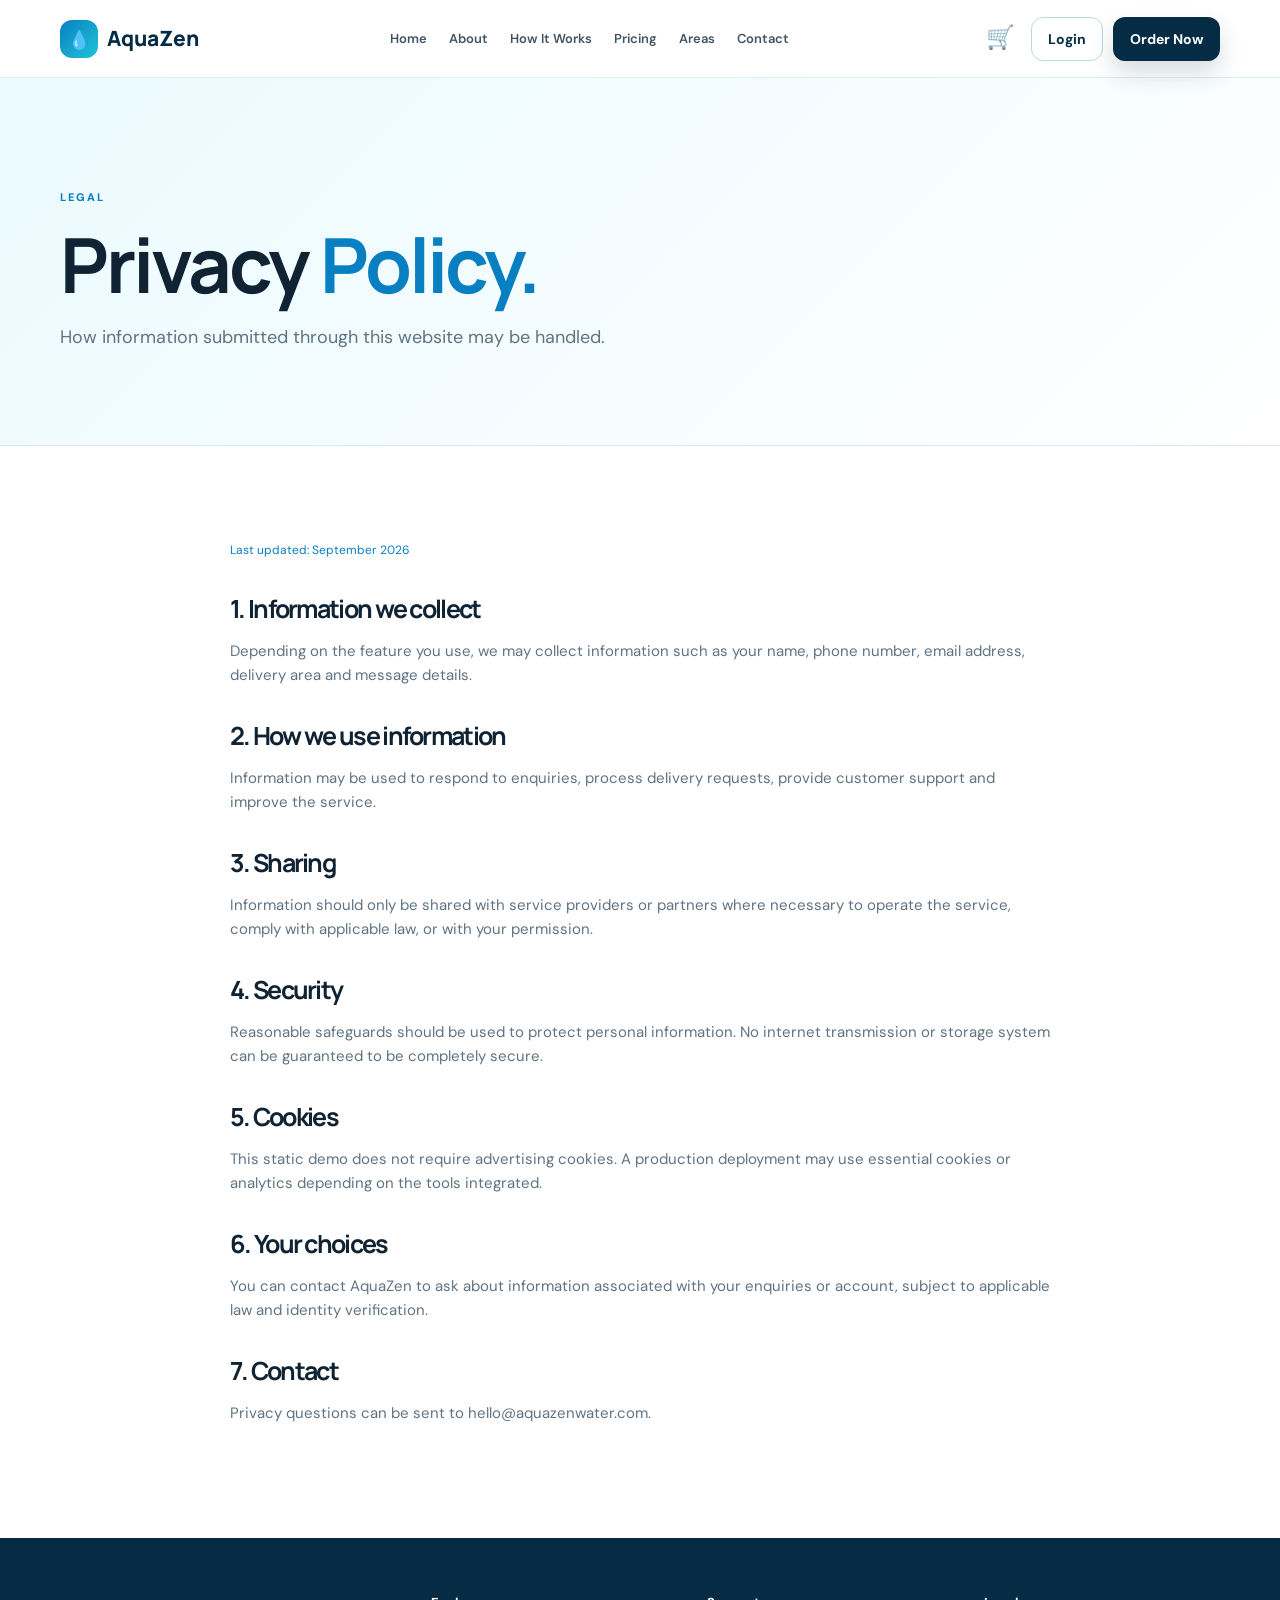
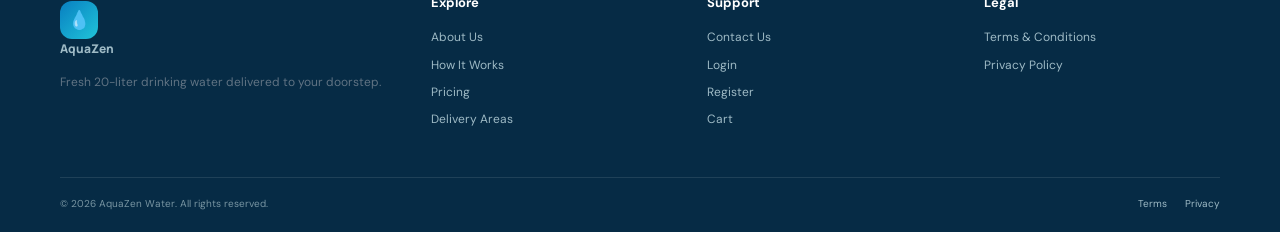
<file: privacy.html>
<!DOCTYPE html>
<html lang="en"><head><meta charset="UTF-8"><meta name="viewport" content="width=device-width,initial-scale=1.0"><title>Privacy Policy | AquaZen</title><link rel="stylesheet" href="style.css"></head>
<body><div id="site-header"></div><main><section class="page-hero"><div class="container"><span class="eyebrow">LEGAL</span><h1>Privacy <span>Policy.</span></h1><p>How information submitted through this website may be handled.</p></div></section><section class="section legal"><div class="container narrow"><p class="legal-updated">Last updated: September 2026</p><h2>1. Information we collect</h2><p>Depending on the feature you use, we may collect information such as your name, phone number, email address, delivery area and message details.</p><h2>2. How we use information</h2><p>Information may be used to respond to enquiries, process delivery requests, provide customer support and improve the service.</p><h2>3. Sharing</h2><p>Information should only be shared with service providers or partners where necessary to operate the service, comply with applicable law, or with your permission.</p><h2>4. Security</h2><p>Reasonable safeguards should be used to protect personal information. No internet transmission or storage system can be guaranteed to be completely secure.</p><h2>5. Cookies</h2><p>This static demo does not require advertising cookies. A production deployment may use essential cookies or analytics depending on the tools integrated.</p><h2>6. Your choices</h2><p>You can contact AquaZen to ask about information associated with your enquiries or account, subject to applicable law and identity verification.</p><h2>7. Contact</h2><p>Privacy questions can be sent to hello@aquazenwater.com.</p></div></section></main><div id="site-footer"></div><script src="script.js"></script></body></html>
</file>
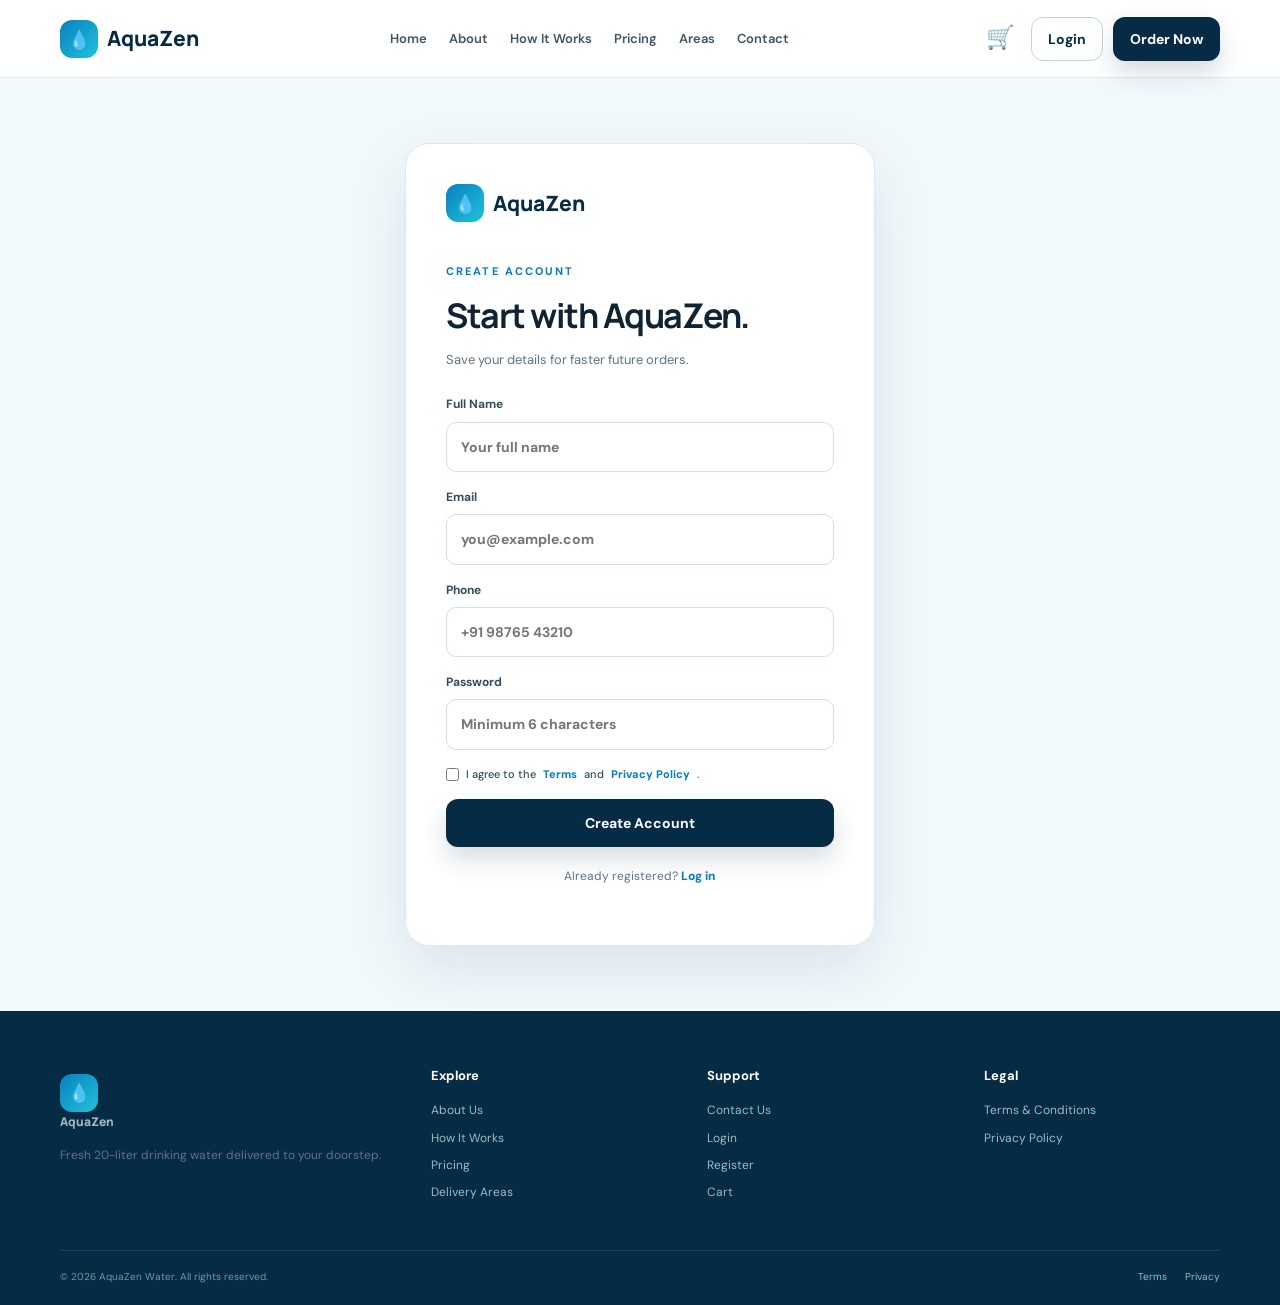
<file: register.html>
<!DOCTYPE html>
<html lang="en"><head><meta charset="UTF-8"><meta name="viewport" content="width=device-width,initial-scale=1.0"><title>Register | AquaZen</title><link rel="stylesheet" href="style.css"></head>
<body class="auth-body"><div id="site-header"></div><main class="auth-main"><div class="auth-card"><a class="auth-logo" href="index.html"><span>💧</span> AquaZen</a><span class="eyebrow">CREATE ACCOUNT</span><h1>Start with AquaZen.</h1><p>Save your details for faster future orders.</p><form class="auth-form" data-form="register"><label>Full Name<input required name="name" placeholder="Your full name"></label><label>Email<input required type="email" name="email" placeholder="you@example.com"></label><label>Phone<input required type="tel" name="phone" placeholder="+91 98765 43210"></label><label>Password<input required minlength="6" type="password" name="password" placeholder="Minimum 6 characters"></label><label class="check"><input required type="checkbox"> I agree to the <a href="terms.html">Terms</a> and <a href="privacy.html">Privacy Policy</a>.</label><button class="btn btn-primary full" type="submit">Create Account</button><div class="form-message" aria-live="polite"></div></form><p class="auth-bottom">Already registered? <a href="login.html">Log in</a></p></div></main><div id="site-footer"></div><script src="script.js"></script></body></html>
</file>
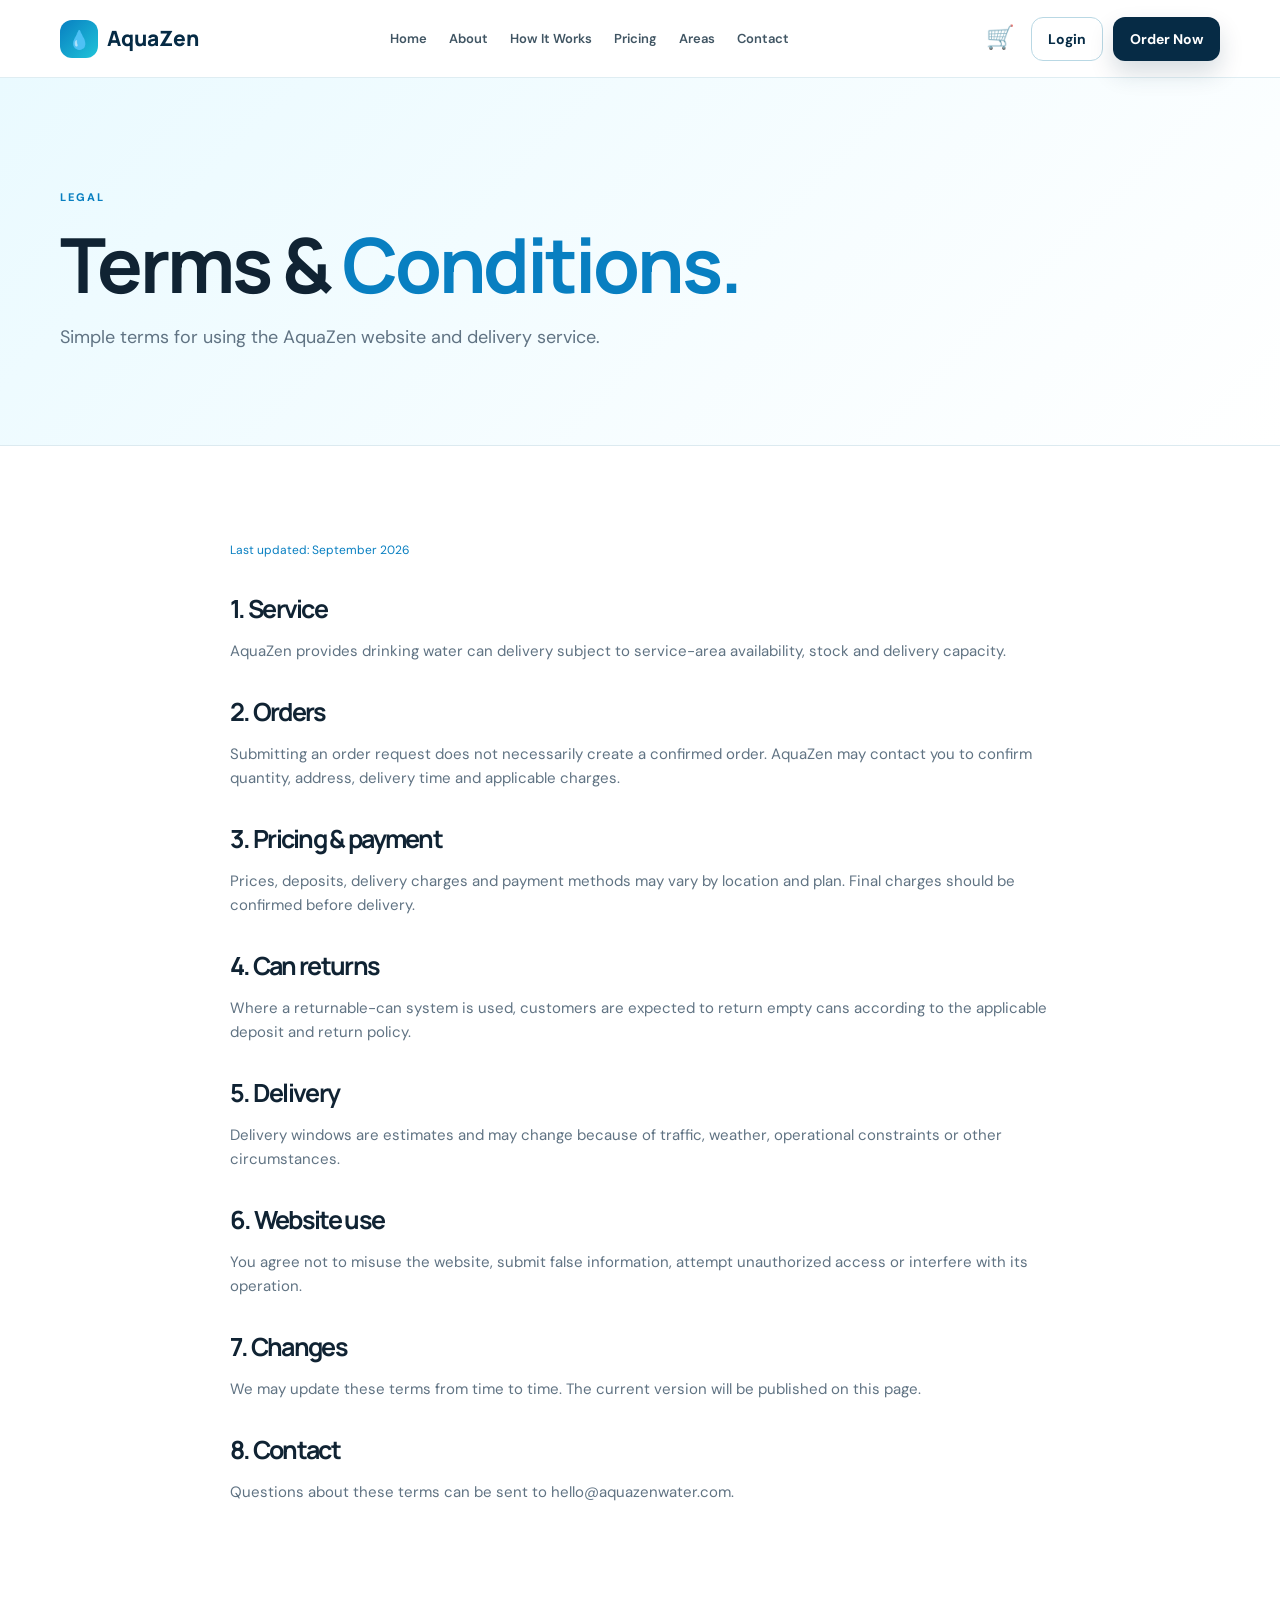
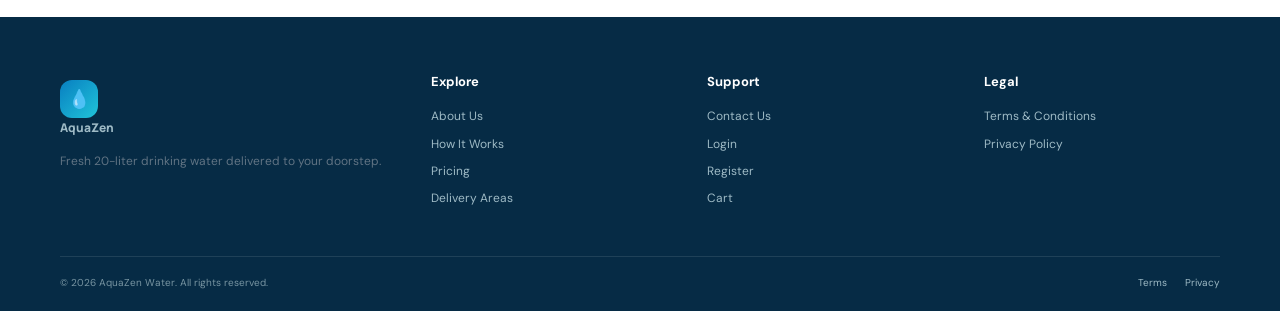
<file: terms.html>
<!DOCTYPE html>
<html lang="en"><head><meta charset="UTF-8"><meta name="viewport" content="width=device-width,initial-scale=1.0"><title>Terms & Conditions | AquaZen</title><link rel="stylesheet" href="style.css"></head>
<body><div id="site-header"></div><main><section class="page-hero"><div class="container"><span class="eyebrow">LEGAL</span><h1>Terms & <span>Conditions.</span></h1><p>Simple terms for using the AquaZen website and delivery service.</p></div></section><section class="section legal"><div class="container narrow"><p class="legal-updated">Last updated: September 2026</p><h2>1. Service</h2><p>AquaZen provides drinking water can delivery subject to service-area availability, stock and delivery capacity.</p><h2>2. Orders</h2><p>Submitting an order request does not necessarily create a confirmed order. AquaZen may contact you to confirm quantity, address, delivery time and applicable charges.</p><h2>3. Pricing & payment</h2><p>Prices, deposits, delivery charges and payment methods may vary by location and plan. Final charges should be confirmed before delivery.</p><h2>4. Can returns</h2><p>Where a returnable-can system is used, customers are expected to return empty cans according to the applicable deposit and return policy.</p><h2>5. Delivery</h2><p>Delivery windows are estimates and may change because of traffic, weather, operational constraints or other circumstances.</p><h2>6. Website use</h2><p>You agree not to misuse the website, submit false information, attempt unauthorized access or interfere with its operation.</p><h2>7. Changes</h2><p>We may update these terms from time to time. The current version will be published on this page.</p><h2>8. Contact</h2><p>Questions about these terms can be sent to hello@aquazenwater.com.</p></div></section></main><div id="site-footer"></div><script src="script.js"></script></body></html>
</file>
<file: style.css>
@import url('https://fonts.googleapis.com/css2?family=DM+Sans:wght@400;500;600;700&family=Manrope:wght@600;700;800&display=swap');
:root{--navy:#062b45;--blue:#087fc1;--aqua:#20c4d9;--cyan:#65e2ef;--ink:#102333;--muted:#607383;--line:#dceaf0;--soft:#f1f9fc;--white:#fff;--shadow:0 22px 60px rgba(7,48,70,.10);--radius:22px}
*{box-sizing:border-box}html{scroll-behavior:smooth}body{margin:0;font-family:"DM Sans",sans-serif;color:var(--ink);background:#fff;line-height:1.6}h1,h2,h3{font-family:Manrope,sans-serif;line-height:1.12;margin:0 0 16px}h1{font-size:clamp(42px,6vw,76px);letter-spacing:-3px}h2{font-size:clamp(30px,4vw,48px);letter-spacing:-1.7px}h3{font-size:21px}p{color:var(--muted);margin:0 0 18px}.container{width:min(1160px,92%);margin:auto}.eyebrow{display:inline-block;font-size:11px;letter-spacing:2.1px;font-weight:800;color:var(--blue);margin-bottom:15px}.btn{display:inline-flex;align-items:center;justify-content:center;gap:10px;padding:14px 23px;border-radius:12px;text-decoration:none;font-weight:700;border:1px solid transparent;cursor:pointer;font-family:inherit;font-size:14px;transition:.25s}.btn-primary{background:var(--navy);color:#fff;box-shadow:0 12px 25px rgba(6,43,69,.16)}.btn-primary:hover{transform:translateY(-2px);background:#0a3e5f}.btn-light{background:#fff;color:var(--navy);border-color:#d9e8ef}.btn-light:hover,.btn-outline:hover{border-color:var(--aqua);transform:translateY(-2px)}.btn-outline{border-color:#b9d8e4;color:var(--navy);background:#fff}.full{width:100%}.text-link{font-weight:800;color:var(--blue);text-decoration:none}.section{padding:95px 0}.soft-section{background:var(--soft)}.center{text-align:center}.section-heading{max-width:680px;margin:0 auto 45px}.section-heading p{font-size:17px}
.site-header{height:78px;background:rgba(255,255,255,.94);backdrop-filter:blur(16px);border-bottom:1px solid rgba(210,229,237,.7);position:sticky;top:0;z-index:20}.nav{height:78px;display:flex;align-items:center;justify-content:space-between;gap:25px}.brand{display:flex;align-items:center;gap:9px;text-decoration:none;color:var(--navy);font-family:Manrope;font-weight:800;font-size:21px}.brand-mark,.auth-logo span{width:38px;height:38px;border-radius:12px;background:linear-gradient(135deg,var(--blue),var(--aqua));display:grid;place-items:center;color:#fff;font-size:18px}.nav-links{display:flex;gap:22px;align-items:center}.nav-links a{font-size:13px;text-decoration:none;color:#405563;font-weight:600}.nav-links a:hover,.nav-links a.active{color:var(--blue)}.nav-actions{display:flex;gap:10px}.nav-actions .btn{padding:10px 16px}.menu-toggle{display:none;background:none;border:0;font-size:26px;color:var(--navy);cursor:pointer}
.hero{min-height:690px;background:linear-gradient(135deg,#eafaff 0%,#f8fdff 54%,#dff8fb 100%);overflow:hidden;position:relative}.hero-bg{position:absolute;inset:0;background:radial-gradient(circle at 85% 20%,rgba(32,196,217,.2),transparent 28%),radial-gradient(circle at 20% 80%,rgba(8,127,193,.08),transparent 30%)}.hero-grid{position:relative;z-index:1;display:grid;grid-template-columns:1.04fr .96fr;align-items:center;min-height:690px;gap:50px}.hero-copy h1 span,.page-hero h1 span{color:var(--blue)}.hero-text{font-size:18px;max-width:570px}.hero-actions{display:flex;gap:12px;margin:28px 0 36px}.trust-row{display:flex;gap:30px}.trust-row div{padding-left:18px;border-left:2px solid #a9dce6}.trust-row strong{display:block;font:800 20px Manrope}.trust-row small{color:var(--muted);font-size:11px}.hero-product{height:500px;position:relative;display:grid;place-items:center}.can-wrap{position:relative;width:280px;height:400px}.water-can{position:absolute;bottom:18px;left:37px;width:205px;height:315px;border-radius:42px 42px 30px 30px;background:linear-gradient(90deg,#9ce8f2 0%,#ecfeff 20%,#a7eaf2 52%,#57cfe1 100%);box-shadow:inset -16px 0 25px rgba(7,93,120,.14),0 25px 45px rgba(0,101,145,.2);overflow:hidden}.water-can:after{content:"";position:absolute;inset:auto 0 0;height:35%;background:linear-gradient(transparent,rgba(17,128,161,.13))}.can-cap{position:absolute;z-index:3;top:43px;left:113px;width:55px;height:45px;border-radius:10px 10px 6px 6px;background:linear-gradient(90deg,#c9f7fb,#5acddd);box-shadow:0 8px 15px rgba(0,80,110,.15)}.can-handle{position:absolute;z-index:2;top:60px;left:80px;width:120px;height:90px;border:17px solid rgba(62,177,198,.45);border-bottom:0;border-radius:65px 65px 0 0}.can-label{position:absolute;z-index:4;left:23px;top:102px;width:160px;padding:17px 8px;background:rgba(255,255,255,.87);border-radius:14px;text-align:center;color:var(--navy);box-shadow:0 8px 20px rgba(0,80,110,.08)}.can-label span{display:grid;place-items:center;width:40px;height:40px;margin:0 auto 6px;border-radius:50%;background:var(--navy);color:#fff;font:800 15px Manrope}.can-label b{display:block;font:800 16px Manrope;letter-spacing:1px}.can-label small{font-size:7px;letter-spacing:1.3px;color:var(--blue)}.can-shine{position:absolute;z-index:2;top:15px;left:23px;width:23px;height:245px;background:linear-gradient(transparent,rgba(255,255,255,.65),transparent);border-radius:50%;transform:rotate(4deg)}.can-shadow{position:absolute;bottom:0;left:20px;width:245px;height:30px;background:rgba(0,65,90,.17);filter:blur(12px);border-radius:50%}.water-orb{position:absolute;border-radius:50%;filter:blur(1px)}.orb-one{width:150px;height:150px;top:25px;right:50px;background:rgba(89,224,235,.2)}.orb-two{width:90px;height:90px;bottom:65px;left:30px;background:rgba(8,127,193,.12)}.delivery-badge{position:absolute;right:8px;bottom:55px;background:#fff;border-radius:16px;padding:13px 17px;display:flex;gap:10px;box-shadow:var(--shadow)}.delivery-badge>span{width:32px;height:32px;border-radius:50%;display:grid;place-items:center;background:#dcfbf1;color:#0b9b6d;font-weight:900}.delivery-badge b,.delivery-badge small{display:block}.delivery-badge b{font-size:12px}.delivery-badge small{font-size:10px;color:var(--muted)}
.feature-grid{display:grid;grid-template-columns:repeat(4,1fr);gap:17px}.feature-grid.three{grid-template-columns:repeat(3,1fr)}.feature-card{padding:30px 25px;border:1px solid var(--line);border-radius:18px;background:#fff;transition:.25s}.feature-card:hover{transform:translateY(-5px);box-shadow:var(--shadow)}.icon-box{width:48px;height:48px;border-radius:14px;background:#e8f9fc;display:grid;place-items:center;font-size:21px;margin-bottom:22px}.feature-card p{font-size:14px}.split{display:grid;grid-template-columns:1fr 1fr;gap:80px;align-items:center}.water-art{height:420px;border-radius:30px;background:linear-gradient(145deg,#c9f6fa,#eafcff);position:relative;overflow:hidden;display:grid;place-items:center}.art-circle{width:270px;height:270px;border-radius:50%;border:35px solid rgba(8,127,193,.13);box-shadow:inset 0 0 0 35px rgba(32,196,217,.12)}.art-drop{position:absolute;font:800 80px Manrope;color:var(--blue)}.art-card{position:absolute;right:28px;bottom:28px;background:#fff;padding:15px 20px;border-radius:14px;box-shadow:var(--shadow)}.art-card strong{display:block;font:800 24px Manrope}.art-card span{font-size:11px;color:var(--muted)}.check-list{list-style:none;padding:0;margin:22px 0}.check-list li{margin:10px 0;color:#425965;font-size:14px}.check-list li:before{content:"✓";display:inline-grid;place-items:center;width:20px;height:20px;border-radius:50%;background:#dff8f5;color:#06906f;font-weight:800;margin-right:9px;font-size:11px}.cta{padding:48px 55px;border-radius:25px;background:linear-gradient(120deg,var(--navy),#0b668e);color:#fff;display:flex;align-items:center;justify-content:space-between;gap:30px}.cta h2{margin-bottom:7px}.cta p{color:#c6e6f0}.cta .eyebrow{color:#69dfec}
.page-hero{padding:105px 0 75px;background:linear-gradient(135deg,#eafaff,#fff);border-bottom:1px solid var(--line)}.page-hero h1{max-width:850px}.page-hero p{font-size:18px;max-width:680px}.info-panel{background:#fff;border:1px solid var(--line);border-radius:24px;padding:35px;box-shadow:var(--shadow)}.big-number{font:800 62px Manrope;color:#bdeff4;margin-bottom:18px}.stats-grid{display:grid;grid-template-columns:repeat(4,1fr);border:1px solid var(--line);border-radius:22px;overflow:hidden}.stats-grid>div{padding:32px;border-right:1px solid var(--line)}.stats-grid>div:last-child{border:0}.stats-grid strong{display:block;font:800 32px Manrope;color:var(--blue)}.stats-grid span{font-size:12px;color:var(--muted)}.steps{max-width:850px}.step{display:grid;grid-template-columns:90px 1fr;gap:30px;padding:30px 0;border-bottom:1px solid var(--line)}.step:last-child{border:0}.step-no{font:800 28px Manrope;color:#9adce5}.step p{max-width:650px}.pricing-grid{display:grid;grid-template-columns:repeat(3,1fr);gap:20px}.price-card{position:relative;border:1px solid var(--line);border-radius:22px;padding:32px;background:#fff}.price-card.featured{border:2px solid var(--aqua);box-shadow:var(--shadow);transform:translateY(-8px)}.plan-tag{font-size:10px;letter-spacing:2px;font-weight:800;color:var(--blue)}.price-card h3{margin-top:12px}.price{font:800 39px Manrope;color:var(--navy);margin:18px 0 8px}.price small{font:500 13px "DM Sans";color:var(--muted)}.price-card>p{font-size:13px}.popular{position:absolute;right:20px;top:20px;background:#dffaf7;color:#07876d;font-size:9px;padding:6px 9px;border-radius:20px;font-weight:800}.pricing-note{font-size:11px;margin-top:18px;text-align:center}.form-layout,.contact-grid{display:grid;grid-template-columns:.85fr 1.15fr;gap:70px;align-items:start}.form-card{background:#fff;border:1px solid var(--line);border-radius:22px;padding:30px;box-shadow:var(--shadow)}label{display:block;font-size:12px;font-weight:700;color:#334d5b;margin-bottom:16px}input,select,textarea{display:block;width:100%;margin-top:7px;border:1px solid #cfe1e8;border-radius:10px;padding:13px 14px;font:inherit;font-size:14px;outline:none;background:#fff;color:var(--ink)}input:focus,select:focus,textarea:focus{border-color:var(--aqua);box-shadow:0 0 0 3px rgba(32,196,217,.12)}textarea{resize:vertical}.form-message{font-size:12px;margin-top:12px;color:#087f68}.contact-items{margin-top:35px}.contact-items>div{display:flex;gap:15px;align-items:center;padding:17px 0;border-bottom:1px solid var(--line)}.contact-items span{width:42px;height:42px;display:grid;place-items:center;border-radius:12px;background:#e9f9fc}.contact-items small,.contact-items b{display:block}.contact-items small{font-size:10px;color:var(--muted)}.contact-items b{font-size:14px}.area-layout{display:grid;grid-template-columns:1fr 1fr;gap:70px;align-items:center}.map-card{height:430px;border-radius:26px;background:#dff6f8;position:relative;overflow:hidden}.map-grid{position:absolute;inset:0;background:linear-gradient(28deg,transparent 48%,rgba(8,127,193,.1) 49%,transparent 51%),linear-gradient(115deg,transparent 48%,rgba(8,127,193,.09) 49%,transparent 51%);background-size:100px 100px;transform:rotate(8deg) scale(1.3)}.map-center{position:absolute;left:50%;top:50%;transform:translate(-50%,-50%);background:var(--navy);color:#fff;padding:17px 23px;border-radius:50px;text-align:center;box-shadow:0 15px 30px rgba(6,43,69,.2)}.map-center b,.map-center small{display:block}.map-center b{font:800 13px Manrope}.map-center small{font-size:9px;color:#a9eaf1}.map-pin{position:absolute;width:34px;height:34px;border-radius:50% 50% 50% 0;transform:rotate(-45deg);background:var(--blue);color:#fff;display:grid;place-items:center;font-size:11px;box-shadow:0 7px 15px rgba(8,127,193,.25)}.map-pin::first-letter{transform:rotate(45deg)}.pin1{top:24%;left:22%}.pin2{top:63%;right:19%}.pin3{bottom:17%;left:43%}.area-list{display:flex;flex-wrap:wrap;gap:9px;margin:25px 0}.area-list span{padding:8px 12px;border:1px solid var(--line);border-radius:30px;font-size:12px;background:#fff}.availability{display:flex;gap:12px;align-items:center;padding:14px;background:var(--soft);border-radius:13px;margin:20px 0}.availability>span{color:#09a578}.availability b,.availability small{display:block}.availability b{font-size:12px}.availability small{font-size:10px;color:var(--muted)}.narrow{max-width:820px}.legal h2{font-size:25px;margin-top:35px}.legal p{font-size:15px}.legal-updated{font-size:12px!important;color:var(--blue)}
.auth-body{background:var(--soft)}.auth-main{min-height:calc(100vh - 160px);display:grid;place-items:center;padding:65px 15px}.auth-card{width:min(470px,100%);background:#fff;padding:40px;border-radius:24px;box-shadow:var(--shadow);border:1px solid var(--line)}.auth-logo{display:flex;align-items:center;gap:9px;color:var(--navy);text-decoration:none;font:800 21px Manrope;margin-bottom:35px}.auth-logo span{display:inline-grid}.auth-card h1{font-size:34px;letter-spacing:-1.5px}.auth-card>p{font-size:13px}.auth-form{margin-top:25px}.auth-row{display:flex;justify-content:space-between;align-items:center;margin:-4px 0 18px;font-size:11px}.auth-row a,.auth-bottom a,.auth-form a{color:var(--blue);font-weight:800;text-decoration:none}.check{display:flex;align-items:flex-start;gap:7px;font-weight:500;font-size:11px}.check input{width:auto;margin:2px 0 0}.auth-bottom{text-align:center;margin-top:20px!important;font-size:12px!important}
.site-footer{background:#062b45;color:#c5dbe4;padding:55px 0 20px}.footer-grid{display:grid;grid-template-columns:1.4fr repeat(3,1fr);gap:40px;padding-bottom:40px}.footer-brand{color:#fff}.footer-grid h4{color:#fff;font-size:13px;margin:0 0 15px}.footer-grid a{display:block;color:#9ebac5;text-decoration:none;font-size:12px;margin:8px 0}.footer-grid a:hover{color:#fff}.footer-copy{border-top:1px solid rgba(255,255,255,.1);padding-top:18px;font-size:10px;color:#7895a2;display:flex;justify-content:space-between}.footer-copy a{color:#9ebac5;text-decoration:none;margin-left:15px}
@media(max-width:1050px){.nav-links{gap:12px}.nav-links a{font-size:12px}.hero-grid{gap:15px}.feature-grid{grid-template-columns:repeat(2,1fr)}.footer-grid{grid-template-columns:1.5fr repeat(2,1fr)}}
@media(max-width:800px){.site-header,.nav{height:70px}.nav{position:relative}.menu-toggle{display:block}.nav-links{display:none;position:absolute;top:70px;left:0;right:0;background:#fff;border-bottom:1px solid var(--line);padding:15px 4%;flex-direction:column;align-items:flex-start;box-shadow:0 20px 30px rgba(0,0,0,.06)}.nav-links.open{display:flex}.nav-actions{display:none}.hero-grid,.split,.form-layout,.contact-grid,.area-layout{grid-template-columns:1fr}.hero{min-height:auto}.hero-grid{padding:70px 0}.hero-product{height:430px}.feature-grid.three,.pricing-grid{grid-template-columns:1fr}.price-card.featured{transform:none}.stats-grid{grid-template-columns:1fr 1fr}.stats-grid>div:nth-child(2){border-right:0}.stats-grid>div:nth-child(1),.stats-grid>div:nth-child(2){border-bottom:1px solid var(--line)}.water-art{height:330px}.cta{padding:35px;flex-direction:column;align-items:flex-start}.footer-grid{grid-template-columns:1fr 1fr}.page-hero{padding:75px 0 55px}}
@media(max-width:520px){h1{letter-spacing:-2px}.section{padding:70px 0}.hero-actions{flex-direction:column;align-items:stretch}.trust-row{gap:15px}.trust-row strong{font-size:16px}.hero-product{height:390px}.can-wrap{transform:scale(.84)}.delivery-badge{right:0;bottom:30px}.feature-grid{grid-template-columns:1fr}.footer-grid{grid-template-columns:1fr}.footer-copy{flex-direction:column;gap:8px}.footer-copy a{margin-left:0;margin-right:12px}.auth-card{padding:27px}.stats-grid{grid-template-columns:1fr}.stats-grid>div{border-right:0!important;border-bottom:1px solid var(--line)!important}.stats-grid>div:last-child{border-bottom:0!important}.step{grid-template-columns:55px 1fr;gap:15px}.step-no{font-size:20px}}
 .order-total {
    display: flex;
    align-items: center;
    justify-content: space-between;
    padding: 18px 20px;
    margin: 10px 0 18px;
    border-radius: 14px;
    background: #f1fbfd;
    border: 1px solid #d7eef2;
}

.order-total span {
    font-size: 14px;
    font-weight: 600;
    color: #53636b;
}

.order-total strong {
    font-size: 26px;
    font-weight: 800;
    color: #087f8c;
}



/* =========================
   SECTION HEADING
========================= */

.area-heading {
    max-width: 700px;
    margin: 0 auto 40px;
    text-align: center;
}

.area-heading h2 {
    margin-top: 10px;
    margin-bottom: 12px;
}

.area-heading p {
    max-width: 600px;
    margin: 0 auto;
}


/* =========================
   MAP + AREA LAYOUT
========================= */

.delivery-area-layout {
    display: grid;

    grid-template-columns:
        minmax(0, 1.35fr)
        minmax(320px, 0.85fr);

    gap: 30px;

    align-items: start;
}


/* =========================
   GOOGLE MAP
========================= */

.delivery-map {
    width: 100%;

    overflow: hidden;

    border-radius: 24px;

    border: 1px solid var(--line);

    background: #eef9fb;

    box-shadow: var(--shadow);
}

.delivery-map iframe {
    display: block;

    width: 100%;

    min-height: 500px;

    border: 0;
}


/* =========================
   AREA LIST
========================= */

.area-selection {
    width: 100%;

    display: flex;

    flex-direction: column;

    gap: 15px;
}


/* =========================
   AREA CARD
========================= */

.area-card {
    width: 100%;

    min-height: 88px;

    display: flex;

    align-items: center;

    gap: 15px;

    padding: 16px 18px;

    box-sizing: border-box;

    border: 1px solid var(--line);

    border-radius: 18px;

    background: #ffffff;

    cursor: pointer;

    text-align: left;

    transition:
        transform 0.3s ease,
        border-color 0.3s ease,
        background 0.3s ease,
        box-shadow 0.3s ease;
}


/* =========================
   HOVER
========================= */

.area-card:hover {
    transform: translateY(-3px);

    border-color: var(--aqua);

    background: #f8fdfe;

    box-shadow: var(--shadow);
}


/* =========================
   CLICKED / ACTIVE
========================= */

.area-card.active {
    transform: translateY(-2px);

    border: 2px solid var(--aqua);

    background: #effbfd;

    box-shadow: var(--shadow);
}


/* =========================
   AREA ICON
========================= */

.area-icon {
    width: 48px;

    height: 48px;

    flex-shrink: 0;

    display: flex;

    align-items: center;

    justify-content: center;

    border-radius: 14px;

    background: #e8f8fb;

    font-size: 21px;

    transition: 0.3s ease;
}


/* ICON WHEN ACTIVE */

.area-card.active .area-icon {
    background: var(--aqua);

    transform: scale(1.05);
}


/* =========================
   AREA INFORMATION
========================= */

.area-info {
    flex: 1;

    display: flex;

    flex-direction: column;

    gap: 5px;

    min-width: 0;
}


.area-info strong {
    color: var(--navy);

    font-size: 16px;

    font-weight: 800;
}


.area-info span {
    color: var(--muted);

    font-size: 12px;

    line-height: 1.4;
}


/* =========================
   ARROW
========================= */

.area-arrow {
    flex-shrink: 0;

    color: var(--aqua);

    font-size: 23px;

    font-weight: 700;

    transition: transform 0.3s ease;
}


.area-card:hover .area-arrow {
    transform: translateX(4px);
}


.area-card.active .area-arrow {
    transform: translateX(5px);
}


/* =========================
   BOTTOM AVAILABILITY
========================= */

.area-availability {
    margin-top: 30px;

    min-height: 0 !important;

    height: auto !important;

    box-sizing: border-box;

    padding: 20px 24px !important;

    display: flex;

    align-items: center;

    gap: 15px;
}


.area-availability > div {
    flex: 1;
}


.area-availability b {
    display: block;

    margin-bottom: 5px;
}


.area-availability small {
    display: block;
    font-size: 12px;
    line-height: 1.5;
}


.area-availability .btn {
    flex-shrink: 0;
    white-space: nowrap;
}




/* RESPONSIVE */

@media (max-width: 900px) {

    .delivery-area-layout {
        grid-template-columns: 1fr;
    }

    .delivery-map {
        min-height: 350px;
    }

}


@media (max-width: 600px) {

    .delivery-map {
        min-height: 300px;
        border-radius: 18px;
    }

    .delivery-map iframe {
        height: 300px;
    }

    .area-card {
        padding: 14px;
    }

    .area-icon {
        width: 42px;
        height: 42px;
    }

    .area-availability {
        flex-direction: column;
        align-items: flex-start;
    }

}

/* =========================================
   AQUAZEN ORDER SUCCESS
========================================= */

.order-success {
    max-width: 760px;
    margin: 0 auto;

    padding: 45px 30px;

    text-align: center;

    background: #ffffff;

    border: 1px solid #d7eef2;

    border-radius: 26px;

    box-shadow:
        0 20px 55px rgba(8, 127, 140, 0.12);
}


/* =========================================
   SUCCESS WATER DROP
========================================= */

.success-drop {
    width: 80px;
    height: 80px;

    margin: 0 auto 20px;

    display: flex;

    align-items: center;
    justify-content: center;

    border-radius: 50%;

    background: #e8f9fb;

    font-size: 38px;

    animation:
        aquaPulse 1.8s ease-in-out infinite;
}


/* =========================================
   SUCCESS STATUS
========================================= */

.success-status {
    display: inline-flex;

    align-items: center;

    gap: 8px;

    padding: 10px 18px;

    margin-bottom: 22px;

    border-radius: 999px;

    background: #eaf9f0;

    color: #18794e;

    font-size: 14px;

    font-weight: 800;
}


/* =========================================
   SUCCESS TITLE
========================================= */

.order-success h2 {
    margin: 0 0 12px;

    color: #082f49;

    font-size:
        clamp(28px, 4vw, 42px);

    line-height: 1.2;
}


.order-success h2 span {
    color: #087f8c;
}


/* =========================================
   SUCCESS DESCRIPTION
========================================= */

.success-tagline {
    max-width: 600px;

    margin: 0 auto 25px;

    color: #53636b;

    font-size: 17px;

    line-height: 1.7;
}


.success-tagline strong {
    color: #087f8c;
}


/* =========================================
   ORDER DETAILS
========================================= */

.success-details {
    display: grid;

    grid-template-columns:
        repeat(4, 1fr);

    gap: 12px;

    margin: 25px 0;
}


.success-detail {
    padding: 17px 12px;

    border-radius: 15px;

    background: #f5fbfc;

    border: 1px solid #e0f0f3;

    transition:
        transform 0.3s ease,
        box-shadow 0.3s ease;
}


.success-detail:hover {
    transform: translateY(-4px);

    box-shadow:
        0 10px 25px
        rgba(8, 127, 140, 0.10);
}


.success-detail small {
    display: block;

    margin-bottom: 6px;

    color: #71818a;

    font-size: 12px;
}


.success-detail strong {
    color: #082f49;

    font-size: 17px;
}


/* =========================================
   FINAL MESSAGE
========================================= */

.success-message {
    margin: 0 0 25px;

    color: #53636b;

    line-height: 1.7;

    font-size: 15px;
}


.success-message strong {
    color: #087f8c;

    font-size: 16px;
}


/* =========================================
   LOGIN REQUIRED
========================================= */

.login-required {
    text-align: center;
}


.login-required .btn {
    margin: 5px;
}


/* =========================================
   WATER DROP ANIMATION
========================================= */

@keyframes aquaPulse {

    0%,
    100% {
        transform: scale(1);
    }

    50% {
        transform: scale(1.08);
    }
}


/* =========================================
   TABLET
========================================= */

@media (max-width: 900px) {

    .success-details {
        grid-template-columns:
            repeat(2, 1fr);
    }

}


/* =========================================
   MOBILE
========================================= */

@media (max-width: 600px) {

    .order-success {
        padding: 32px 18px;

        border-radius: 20px;
    }


    .success-drop {
        width: 68px;
        height: 68px;

        font-size: 32px;
    }


    .success-details {
        grid-template-columns: 1fr;
    }


    .success-tagline {
        font-size: 15px;
    }


    .order-success .btn {
        display: block;

        width: 100%;

        margin: 8px 0 !important;

        box-sizing: border-box;
    }

}


/* =========================================
   CART QUANTITY
========================================= */

.cart-quantity {
    display: flex;
    align-items: center;
    justify-content: center;
    gap: 18px;
    margin: 20px 0 15px;
}

.quantity-btn {
    width: 38px;
    height: 38px;
    border: none;
    border-radius: 10px;
    background: #e8f7f9;
    color: #087f8c;
    font-size: 24px;
    font-weight: 800;
    cursor: pointer;
    transition: 0.3s ease;
}

.quantity-btn:hover {
    background: #087f8c;
    color: #ffffff;
    transform: translateY(-2px);
}

.cart-quantity span {
    min-width: 35px;
    text-align: center;
    font-size: 20px;
    font-weight: 800;
    color: #082f49;
}

/* =========================================
   AQUAZEN CART ICON
========================================= */

.cart-link {
    position: relative;

    width: 42px;
    height: 42px;

    display: inline-flex;
    align-items: center;
    justify-content: center;

    color: #082f49;          /* dark navy */
    background: transparent;

    text-decoration: none;

    font-size: 23px;

    border-radius: 12px;

    transition: 0.3s ease;
}

.cart-link:hover {
    color: #087f8c;          /* aqua */
    background: #eaf8fa;
    transform: translateY(-2px);
}


/* CART COUNT */

.cart-count {
    position: absolute;

    top: -5px;
    right: -5px;

    min-width: 20px;
    height: 20px;

    display: none;

    align-items: center;
    justify-content: center;

    padding: 0 5px;

    background: #087f8c;
    color: #ffffff;          /* only the number is white */

    border-radius: 50%;

    font-size: 11px;
    font-weight: 800;
}

/* =========================================
   CART BUTTON
========================================= */

.price-card .full {
    margin-top: 5px;
}


/* =========================================
   CART NOTIFICATION
========================================= */

.cart-message {
    position: fixed;
    top: 90px;
    right: 25px;
    z-index: 9999;

    padding: 14px 20px;
    border-radius: 14px;

    background: #082f49;
    color: #ffffff;

    font-size: 14px;
    font-weight: 700;

    box-shadow: 0 12px 30px rgba(0, 0, 0, 0.18);

    opacity: 0;
    visibility: hidden;
    transform: translateY(-15px);

    transition: all 0.3s ease;
}

.cart-message.show {
    opacity: 1;
    visibility: visible;
    transform: translateY(0);
}

/* =========================================
   AQUAZEN CART PAGE
========================================= */

.cart-page-container {
    width: min(1180px, 92%);
    margin: 0 auto;
}


/* =========================================
   CART HERO
========================================= */

.cart-page-hero {
    padding: 95px 0 70px;
    background:
        linear-gradient(
            135deg,
            #eefbfd 0%,
            #ffffff 55%,
            #f3fbfc 100%
        );
    text-align: center;
}

.cart-eyebrow {
    display: inline-block;

    margin-bottom: 12px;

    font-size: 12px;
    font-weight: 800;
    letter-spacing: 2px;

    color: #087f8c;
}

.cart-page-hero h1 {
    margin: 0;

    font-size: clamp(38px, 6vw, 60px);
    line-height: 1.1;

    color: #082f49;
}

.cart-page-hero h1 span {
    color: #087f8c;
}

.cart-page-hero p {
    max-width: 620px;

    margin: 18px auto 0;

    color: #64757d;

    line-height: 1.7;
    font-size: 16px;
}


/* =========================================
   CART SECTION
========================================= */

.cart-section {
    padding: 70px 0 90px;

    background: #ffffff;
}


.cart-layout {
    display: grid;

    grid-template-columns:
        minmax(0, 1.7fr)
        minmax(300px, 0.8fr);

    gap: 28px;

    align-items: start;
}


/* =========================================
   CART ITEMS BOX
========================================= */

.cart-items-box {
    background: #ffffff;

    border: 1px solid #dcecef;

    border-radius: 24px;

    padding: 28px;

    box-shadow:
        0 18px 50px rgba(8, 127, 140, 0.08);
}


.cart-box-header {
    display: flex;

    align-items: center;

    justify-content: space-between;

    gap: 20px;

    padding-bottom: 22px;

    margin-bottom: 10px;

    border-bottom: 1px solid #e8f1f3;
}


.cart-small-title {
    display: block;

    margin-bottom: 5px;

    font-size: 11px;

    font-weight: 800;

    letter-spacing: 1.5px;

    color: #087f8c;
}


.cart-box-header h2,
.cart-summary h2 {
    margin: 0;

    color: #082f49;

    font-size: 27px;
}


.cart-item-badge {
    padding: 8px 13px;

    border-radius: 999px;

    background: #eef9fa;

    color: #087f8c;

    font-size: 12px;

    font-weight: 800;

    white-space: nowrap;
}


/* =========================================
   CART ITEM
========================================= */

.cart-page-item {
    display: grid;

    grid-template-columns:
        70px
        minmax(0, 1fr)
        auto
        auto;

    align-items: center;

    gap: 18px;

    padding: 20px 0;

    border-bottom: 1px solid #e8f1f3;
}


.cart-page-item:last-child {
    border-bottom: none;
}


.cart-product-icon {
    width: 66px;
    height: 66px;

    display: flex;

    align-items: center;
    justify-content: center;

    border-radius: 18px;

    background:
        linear-gradient(
            135deg,
            #e6f8fa,
            #f6fcfd
        );

    color: #087f8c;

    font-size: 26px;
}


.cart-product-info h3 {
    margin: 0 0 5px;

    color: #082f49;

    font-size: 18px;
}


.cart-product-info p {
    margin: 0;

    color: #71818a;

    font-size: 13px;
}


.cart-product-price {
    color: #087f8c;

    font-size: 18px;

    font-weight: 800;

    white-space: nowrap;
}


/* =========================================
   QUANTITY CONTROLS
========================================= */

.cart-page-quantity {
    display: flex;

    align-items: center;

    gap: 9px;
}


.cart-quantity-btn {
    width: 34px;
    height: 34px;

    display: flex;

    align-items: center;
    justify-content: center;

    border: 1px solid #cfe4e8;

    border-radius: 9px;

    background: #f5fbfc;

    color: #087f8c;

    font-size: 18px;

    font-weight: 800;

    cursor: pointer;

    transition: all 0.25s ease;
}


.cart-quantity-btn:hover {
    background: #087f8c;

    color: #ffffff;

    border-color: #087f8c;

    transform: translateY(-2px);
}


.cart-quantity-number {
    min-width: 28px;

    text-align: center;

    color: #082f49;

    font-size: 16px;

    font-weight: 800;
}


/* =========================================
   REMOVE BUTTON
========================================= */

.cart-remove-btn {
    width: 34px;
    height: 34px;

    display: flex;

    align-items: center;
    justify-content: center;

    border: none;

    border-radius: 9px;

    background: #fff1f1;

    color: #c84a4a;

    cursor: pointer;

    transition: all 0.25s ease;
}


.cart-remove-btn:hover {
    background: #c84a4a;

    color: #ffffff;

    transform: scale(1.05);
}


/* =========================================
   CART SUMMARY
========================================= */

.cart-summary {
    position: sticky;

    top: 25px;

    padding: 28px;

    border-radius: 24px;

    background:
        linear-gradient(
            145deg,
            #f6fcfd,
            #ffffff
        );

    border: 1px solid #dcecef;

    box-shadow:
        0 18px 50px rgba(8, 127, 140, 0.08);
}


.summary-top {
    padding-bottom: 22px;

    margin-bottom: 18px;

    border-bottom: 1px solid #e4eef1;
}


.summary-row {
    display: flex;

    align-items: center;

    justify-content: space-between;

    gap: 15px;

    padding: 12px 0;

    color: #64757d;

    font-size: 14px;
}


.summary-row strong {
    color: #082f49;
}


.summary-divider {
    height: 1px;

    margin: 12px 0;

    background: #dcecef;
}


.summary-total {
    display: flex;

    align-items: center;

    justify-content: space-between;

    gap: 15px;

    padding: 10px 0 22px;
}


.summary-total span {
    color: #082f49;

    font-weight: 700;
}


.summary-total strong {
    color: #087f8c;

    font-size: 27px;

    font-weight: 900;
}


/* =========================================
   CHECKOUT BUTTON
========================================= */

.cart-checkout-btn {
    width: 100%;

    min-height: 54px;

    display: flex;

    align-items: center;
    justify-content: center;

    gap: 10px;

    border: none;

    border-radius: 13px;

    background: #087f8c;

    color: #ffffff;

    font-size: 14px;

    font-weight: 800;

    cursor: pointer;

    transition: all 0.3s ease;
}


.cart-checkout-btn:hover {
    background: #082f49;

    transform: translateY(-2px);

    box-shadow:
        0 12px 25px rgba(8, 47, 73, 0.15);
}


.cart-checkout-btn:disabled {
    opacity: 0.5;

    cursor: not-allowed;

    transform: none;

    box-shadow: none;
}


/* =========================================
   CONTINUE SHOPPING
========================================= */

.continue-shopping-btn {
    width: 100%;

    min-height: 48px;

    margin-top: 12px;

    display: flex;

    align-items: center;
    justify-content: center;

    gap: 8px;

    border: 1px solid #cfe4e8;

    border-radius: 13px;

    background: #ffffff;

    color: #082f49;

    text-decoration: none;

    font-size: 13px;

    font-weight: 800;

    transition: all 0.3s ease;
}


.continue-shopping-btn:hover {
    border-color: #087f8c;

    color: #087f8c;

    background: #f5fbfc;
}


.cart-note {
    margin: 18px 0 0;

    color: #829098;

    font-size: 11px;

    line-height: 1.6;

    text-align: center;
}


/* =========================================
   EMPTY CART
========================================= */

.empty-cart-section {
    display: none;

    padding: 75px 0 100px;

    background:
        linear-gradient(
            180deg,
            #ffffff,
            #f4fbfc
        );
}


.empty-cart-box {
    width: min(650px, 92%);

    margin: 0 auto;

    padding: 45px 30px;

    text-align: center;

    background: #ffffff;

    border: 1px solid #dcecef;

    border-radius: 25px;

    box-shadow:
        0 20px 55px rgba(8, 127, 140, 0.08);
}


.empty-cart-icon {
    width: 78px;
    height: 78px;

    margin: 0 auto 20px;

    display: flex;

    align-items: center;
    justify-content: center;

    border-radius: 50%;

    background: #e9f8fa;

    color: #087f8c;

    font-size: 30px;
}


.empty-cart-box h2 {
    margin: 0;

    color: #082f49;

    font-size: clamp(28px, 5vw, 40px);
}


.empty-cart-box h2 span {
    color: #087f8c;
}


.empty-cart-box p {
    max-width: 500px;

    margin: 15px auto 25px;

    color: #687981;

    line-height: 1.7;

    font-size: 15px;
}


.empty-cart-btn {
    display: inline-flex;

    align-items: center;

    justify-content: center;

    gap: 9px;

    padding: 13px 22px;

    border-radius: 12px;

    background: #087f8c;

    color: #ffffff;

    text-decoration: none;

    font-weight: 800;

    font-size: 13px;

    transition: all 0.3s ease;
}


.empty-cart-btn:hover {
    background: #082f49;

    transform: translateY(-2px);
}


/* =========================================
   CART MESSAGE
========================================= */

.cart-page-message {
    position: fixed;

    top: 90px;
    right: 25px;

    z-index: 9999;

    padding: 14px 20px;

    border-radius: 12px;

    background: #082f49;

    color: #ffffff;

    font-size: 13px;

    font-weight: 700;

    box-shadow:
        0 15px 35px rgba(0, 0, 0, 0.15);

    opacity: 0;

    visibility: hidden;

    transform: translateY(-10px);

    transition: all 0.3s ease;
}


.cart-page-message.show {
    opacity: 1;

    visibility: visible;

    transform: translateY(0);
}


/* =========================================
   RESPONSIVE
========================================= */

@media (max-width: 1000px) {

    .cart-layout {
        grid-template-columns: 1fr;
    }

    .cart-summary {
        position: static;
    }

}


@media (max-width: 700px) {

    .cart-items-box,
    .cart-summary {
        padding: 20px;
        border-radius: 19px;
    }


    .cart-box-header {
        align-items: flex-start;

        flex-direction: column;
    }


    .cart-page-item {
        grid-template-columns:
            55px
            minmax(0, 1fr);

        gap: 12px;
    }


    .cart-product-icon {
        width: 55px;
        height: 55px;

        border-radius: 14px;

        font-size: 21px;
    }


    .cart-product-price {
        grid-column: 2;

        font-size: 16px;
    }


    .cart-page-quantity {
        grid-column: 2;

        justify-content: flex-start;
    }


    .cart-remove-btn {
        grid-column: 2;

        justify-self: start;
    }


    .cart-page-hero {
        padding: 75px 0 55px;
    }


    .cart-section {
        padding: 45px 0 60px;
    }

}


@media (max-width: 450px) {

    .cart-page-container {
        width: 94%;
    }


    .cart-page-hero h1 {
        font-size: 38px;
    }


    .empty-cart-box {
        padding: 35px 20px;
    }


    .cart-page-message {
        left: 15px;
        right: 15px;

        top: 80px;

        text-align: center;
    }

}


/* =========================================
   AQUAZEN SUCCESS SCREEN
========================================= */

.aqua-thank-you {
    display: none;

    min-height: 70vh;

    padding: 80px 20px;

    align-items: center;
    justify-content: center;

    background:
        radial-gradient(
            circle at top,
            #eafafd 0%,
            #ffffff 55%,
            #f4fbfc 100%
        );
}


.aqua-thank-you.show {
    display: flex;
}


.aqua-success-card {
    width: min(760px, 100%);

    padding: 48px 35px;

    text-align: center;

    background: #ffffff;

    border: 1px solid #d7eef2;

    border-radius: 28px;

    box-shadow:
        0 25px 70px
        rgba(8, 127, 140, 0.12);
}


/* =========================================
   WATER DROP
========================================= */

.aqua-success-drop {
    width: 88px;
    height: 88px;

    margin: 0 auto 20px;

    display: flex;

    align-items: center;
    justify-content: center;

    border-radius: 50%;

    background:
        linear-gradient(
            145deg,
            #e4f9fc,
            #f7fdfe
        );

    font-size: 40px;

    box-shadow:
        0 12px 30px
        rgba(8, 127, 140, 0.12);

    animation:
        aquaSuccessFloat 2s ease-in-out infinite;
}


/* =========================================
   STATUS
========================================= */

.aqua-success-status {
    display: inline-flex;

    align-items: center;

    gap: 8px;

    padding: 10px 17px;

    margin-bottom: 22px;

    border-radius: 999px;

    background: #eaf9f0;

    color: #18794e;

    font-size: 12px;

    font-weight: 800;

    letter-spacing: 0.5px;
}


/* =========================================
   HEADING
========================================= */

.aqua-success-card h2 {
    margin: 0 0 14px;

    color: #082f49;

    font-size:
        clamp(30px, 5vw, 46px);

    line-height: 1.15;
}


.aqua-success-card h2 span {
    color: #087f8c;
}


/* =========================================
   DESCRIPTION
========================================= */

.aqua-success-main {
    max-width: 610px;

    margin: 0 auto 28px;

    color: #63747c;

    font-size: 16px;

    line-height: 1.8;
}


/* =========================================
   DETAILS
========================================= */

.aqua-success-details {
    display: grid;

    grid-template-columns:
        repeat(3, 1fr);

    gap: 13px;

    margin: 25px 0;
}


.aqua-success-detail {
    padding: 18px 12px;

    border-radius: 16px;

    background: #f5fbfc;

    border: 1px solid #e0f0f3;

    transition: 0.3s ease;
}


.aqua-success-detail:hover {
    transform: translateY(-4px);

    box-shadow:
        0 10px 25px
        rgba(8, 127, 140, 0.08);
}


.aqua-success-detail small {
    display: block;

    margin-bottom: 7px;

    color: #7a8a91;

    font-size: 10px;

    font-weight: 800;

    letter-spacing: 1px;
}


.aqua-success-detail strong {
    color: #082f49;

    font-size: 18px;
}


/* =========================================
   UNIQUE MESSAGE
========================================= */

.aqua-success-message {
    margin: 25px auto;

    padding: 20px;

    border-radius: 17px;

    background:
        linear-gradient(
            135deg,
            #f5fcfd,
            #eef9fa
        );
}


.aqua-success-message p {
    margin: 0 0 10px;

    color: #5f7078;

    line-height: 1.7;

    font-size: 14px;
}


.aqua-success-message strong {
    display: block;

    color: #087f8c;

    font-size: 16px;
}


.aqua-success-message span {
    display: block;

    margin-top: 5px;

    color: #082f49;

    font-size: 13px;

    font-weight: 700;
}


/* =========================================
   BUTTONS
========================================= */

.aqua-success-actions {
    display: flex;

    align-items: center;

    justify-content: center;

    gap: 12px;

    margin-top: 25px;

    flex-wrap: wrap;
}


.aqua-success-actions .btn {
    min-width: 170px;
}


/* =========================================
   ANIMATION
========================================= */

@keyframes aquaSuccessFloat {

    0%,
    100% {
        transform: translateY(0);
    }

    50% {
        transform: translateY(-8px);
    }

}


/* =========================================
   MOBILE
========================================= */

@media (max-width: 650px) {

    .aqua-thank-you {
        padding: 50px 15px;
    }


    .aqua-success-card {
        padding: 35px 18px;

        border-radius: 22px;
    }


    .aqua-success-drop {
        width: 72px;
        height: 72px;

        font-size: 32px;
    }


    .aqua-success-details {
        grid-template-columns: 1fr;
    }


    .aqua-success-actions {
        flex-direction: column;
    }


    .aqua-success-actions .btn {
        width: 100%;

        box-sizing: border-box;
    }

}

/* =========================================
   CART RESPONSIVE MEDIA
========================================= */

/* 1200px - 1500px */
@media (min-width: 1200px) and (max-width: 1500px) {

    .cart-page-container {
        width: 90%;
        max-width: 1180px;
    }

    .cart-layout {
        grid-template-columns: 1.6fr 0.8fr;
        gap: 25px;
    }

    .cart-items-box,
    .cart-summary {
        padding: 25px;
    }

}


/* =========================================
   900px - 1200px
========================================= */

@media (min-width: 900px) and (max-width: 1199px) {

    .cart-page-container {
        width: 92%;
    }

    .cart-layout {
        grid-template-columns: 1fr;
        gap: 25px;
    }

    .cart-summary {
        position: relative;
        top: 0;
    }

    .cart-page-item {
        grid-template-columns:
            65px
            1fr
            auto
            auto;
    }

}


/* =========================================
   600px - 900px
========================================= */

@media (min-width: 600px) and (max-width: 899px) {

    .cart-page-container {
        width: 92%;
    }

    .cart-page-hero {
        padding: 75px 0 55px;
    }

    .cart-section {
        padding: 50px 0 70px;
    }

    .cart-layout {
        grid-template-columns: 1fr;
    }

    .cart-summary {
        position: static;
    }

    .cart-items-box {
        padding: 22px;
    }

    .cart-page-item {
        grid-template-columns:
            60px
            1fr;

        gap: 14px;
    }

    .cart-product-price {
        grid-column: 2;
    }

    .cart-page-quantity {
        grid-column: 2;
    }

}


/* =========================================
   300px - 600px
========================================= */

@media (min-width: 300px) and (max-width: 599px) {

    .cart-page-container {
        width: 94%;
        max-width: 100%;
    }


    .cart-page-hero {
        padding: 60px 0 45px;
    }


    .cart-page-hero h1 {
        font-size: 36px;
    }


    .cart-page-hero p {
        font-size: 14px;
    }


    .cart-section {
        padding: 35px 0 50px;
    }


    .cart-layout {
        display: block;
    }


    .cart-items-box {
        width: 100%;
        box-sizing: border-box;
        padding: 18px;
        border-radius: 18px;
    }


    .cart-summary {
        width: 100%;
        box-sizing: border-box;

        margin-top: 20px;

        padding: 20px;

        position: static;

        border-radius: 18px;
    }


    .cart-box-header {
        display: flex;
        flex-direction: column;
        align-items: flex-start;

        gap: 10px;
    }


    .cart-box-header h2 {
        font-size: 23px;
    }


    .cart-page-item {
        display: grid;

        grid-template-columns: 50px 1fr;

        gap: 12px;

        padding: 18px 0;
    }


    .cart-product-icon {
        width: 50px;
        height: 50px;

        border-radius: 13px;

        font-size: 20px;
    }


    .cart-product-info h3 {
        font-size: 16px;
    }


    .cart-product-info p {
        font-size: 12px;
        line-height: 1.5;
    }


    .cart-product-price {
        grid-column: 2;

        font-size: 16px;

        margin-top: 2px;
    }


    .cart-page-quantity {
        grid-column: 2;

        display: flex;

        justify-content: flex-start;

        align-items: center;

        gap: 7px;

        flex-wrap: wrap;
    }


    .cart-quantity-btn {
        width: 32px;
        height: 32px;
    }


    .cart-remove-btn {
        width: 32px;
        height: 32px;
    }


    .summary-row {
        font-size: 13px;
    }


    .summary-total {
        align-items: center;
    }


    .summary-total strong {
        font-size: 23px;
    }


    .cart-checkout-btn,
    .continue-shopping-btn {
        width: 100%;
    }


    .empty-cart-box {
        width: 94%;
        box-sizing: border-box;

        padding: 30px 18px;

        border-radius: 19px;
    }


    .empty-cart-box h2 {
        font-size: 28px;
    }


    .empty-cart-box p {
        font-size: 13px;
    }


    .aqua-success-card {
        width: 100%;
        box-sizing: border-box;

        padding: 30px 18px;
    }


    .aqua-success-details {
        grid-template-columns: 1fr;
    }


    .aqua-success-actions {
        flex-direction: column;
    }


    .aqua-success-actions .btn {
        width: 100%;
        box-sizing: border-box;
    }

}
</file>
